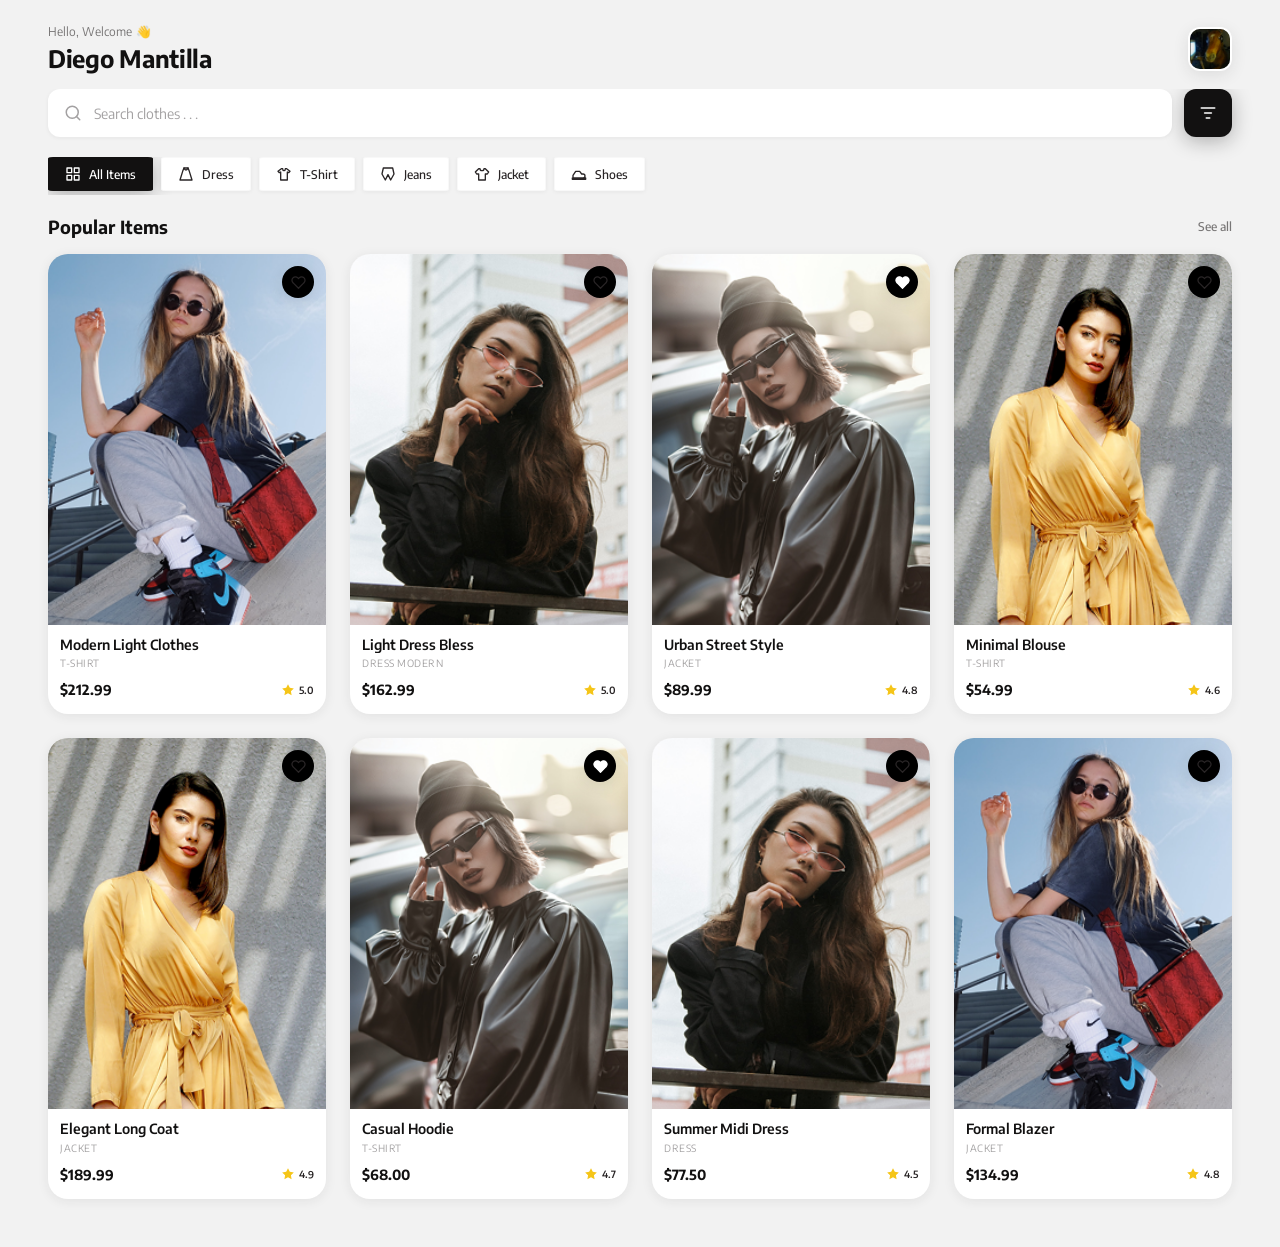
<file: index.html>
<!DOCTYPE html>
<html lang="en">
<head>
  <meta charset="UTF-8" />
  <meta name="viewport" content="width=device-width, initial-scale=1.0" />
  <meta name="description" content="Clothing Store — Discover the latest fashion trends" />
  <title>Clothing Store — Home</title>
  <link rel="stylesheet" href="css/style.css" />
</head>
<body>

<div class="app">

    <div class="iphone-top">
    <span class="iphone-time">9:41</span>
    <div class="iphone-icons">
        <svg width="17" height="11" viewBox="0 0 17 11" fill="currentColor">
        <rect x="0" y="8" width="3" height="3" rx="0.5"/>
        <rect x="4.5" y="5.5" width="3" height="5.5" rx="0.5"/>
        <rect x="9" y="2.5" width="3" height="8.5" rx="0.5"/>
        <rect x="13.5" y="0" width="3" height="11" rx="0.5"/>
        </svg>
        <svg width="16" height="12" viewBox="0 0 16 12" fill="currentColor">
        <path d="M8 8.5a2 2 0 1 0 0 4 2 2 0 0 0 0-4z"/>
        <path d="M3.5 5.5a6.5 6.5 0 0 1 9 0l1.5-1.5a8.5 8.5 0 0 0-12 0l1.5 1.5z"/>
        <path d="M0 3a11 11 0 0 1 16 0l-1.5 1.5a9 9 0 0 0-13 0L0 3z" opacity="0.4"/>
        </svg>
        <svg width="25" height="12" viewBox="0 0 25 12" fill="currentColor">
        <rect x="0.5" y="0.5" width="20" height="11" rx="2.5" stroke="currentColor" stroke-width="1" fill="none"/>
        <rect x="21" y="3.5" width="3.5" height="5" rx="1.5"/>
        <rect x="2" y="2" width="16" height="8" rx="1.5"/>
        </svg>
    </div>
    </div>

    <div class="iphone-bottom">
        <div class="iphone-pill"></div>
    </div>
  <header class="header" role="banner">
    <div class="greeting">
      <span class="hello">Hello, Welcome <span aria-hidden="true">👋</span></span>
      <h1 class="user-name">Diego Mantilla</h1>
    </div>

    <a href="#profile" class="avatar" aria-label="View profile">

      <img src="storage/img/profile.png" alt="Albert Stevano" />
    </a>
  </header>

  <section class="search" aria-label="Search products">
    <div class="search-wrap">
      <svg class="search-icon" viewBox="0 0 24 24" fill="none" stroke="currentColor"
           stroke-width="2" stroke-linecap="round" stroke-linejoin="round" aria-hidden="true">
        <circle cx="11" cy="11" r="8"/><path d="m21 21-4.35-4.35"/>
      </svg>
      <label for="search" class="u-hidden">Search clothes</label>
      <input id="search" class="search-input" type="search"
             placeholder="Search clothes . . ." autocomplete="off" />
    </div>

    <button class="filter-btn" type="button" aria-label="Open filters">
      <svg viewBox="0 0 24 24" fill="none" stroke="currentColor"
           stroke-width="2" stroke-linecap="round" stroke-linejoin="round" aria-hidden="true">
        <line x1="4" y1="6" x2="20" y2="6"/>
        <line x1="8" y1="12" x2="16" y2="12"/>
        <line x1="10" y1="18" x2="14" y2="18"/>
      </svg>
    </button>
  </section>

  <nav class="categories" aria-label="Product categories">
    <ul class="cat-list" role="list">

      <li>
        <a href="#all" class="cat-item active" aria-current="true">
          <svg viewBox="0 0 24 24" fill="none" stroke="currentColor" stroke-width="2"
               stroke-linecap="round" stroke-linejoin="round" aria-hidden="true">
            <rect x="3" y="3" width="7" height="7"/><rect x="14" y="3" width="7" height="7"/>
            <rect x="3" y="14" width="7" height="7"/><rect x="14" y="14" width="7" height="7"/>
          </svg>
          All Items
        </a>
      </li>

      <li>
        <a href="#dress" class="cat-item">
          <svg viewBox="0 0 24 24" fill="none" stroke="currentColor" stroke-width="2"
               stroke-linecap="round" stroke-linejoin="round" aria-hidden="true">
            <path d="M9 3H15L17 8L21 21H3L7 8L9 3Z"/>
            <path d="M9 3C9 3 10 6 12 6C14 6 15 3 15 3"/>
          </svg>
          Dress
        </a>
      </li>

      <li>
        <a href="#tshirt" class="cat-item">
          <svg viewBox="0 0 24 24" fill="none" stroke="currentColor" stroke-width="2"
               stroke-linecap="round" stroke-linejoin="round" aria-hidden="true">
            <path d="M3 8L8 4H10C10 4 10 7 12 7C14 7 14 4 14 4H16L21 8L19 10L17 9V21H7V9L5 10L3 8Z"/>
          </svg>
          T-Shirt
        </a>
      </li>

      <li>
        <a href="#jeans" class="cat-item">
          <svg viewBox="0 0 24 24" fill="none" stroke="currentColor" stroke-width="2"
               stroke-linecap="round" stroke-linejoin="round" aria-hidden="true">
            <path d="M5 3H19L21 12L16 21L12 13L8 21L3 12L5 3Z"/>
          </svg>
          Jeans
        </a>
      </li>

      <li>
        <a href="#jacket" class="cat-item">
          <svg viewBox="0 0 24 24" fill="none" stroke="currentColor" stroke-width="2"
               stroke-linecap="round" stroke-linejoin="round" aria-hidden="true">
            <path d="M2 9L7 4H9C9 4 9 7 12 7C15 7 15 4 15 4H17L22 9L20 12H17V21H7V12H4L2 9Z"/>
          </svg>
          Jacket
        </a>
      </li>

      <li>
        <a href="#shoes" class="cat-item">
          <svg viewBox="0 0 24 24" fill="none" stroke="currentColor" stroke-width="2"
               stroke-linecap="round" stroke-linejoin="round" aria-hidden="true">
            <path d="M2 18h20v2H2zM3 14l4-6h6l3 4h2a3 3 0 0 1 0 6H3v-4z"/>
          </svg>
          Shoes
        </a>
      </li>

    </ul>
  </nav>

  <main id="main-content">

    <div class="section-head">
      <h2 class="section-title">Popular Items</h2>
      <a href="#all-items" class="view-all">See all</a>
    </div>

    <section class="products" aria-label="Product listing">
      <div class="products-grid">

        <article class="product-card">
          <a href="views/detail.html#product-1" class="product-img" aria-label="View Modern Light Clothes">

            <img src="storage/img/product-1.png" alt="Modern Light Clothes" />
            <button class="btn-fav" aria-label="Add to favorites" type="button">
              <svg viewBox="0 0 24 24" fill="none" stroke="currentColor" stroke-width="2"
                   stroke-linecap="round" stroke-linejoin="round" aria-hidden="true">
                <path d="M20.84 4.61a5.5 5.5 0 0 0-7.78 0L12 5.67l-1.06-1.06a5.5 5.5 0 0 0-7.78 7.78l1.06 1.06L12 21.23l7.78-7.78 1.06-1.06a5.5 5.5 0 0 0 0-7.78z"/>
              </svg>
            </button>
          </a>
          <div class="card-body">
            <h3 class="product-title">Modern Light Clothes</h3>
            <span class="product-cat">T-Shirt</span>
            <div class="card-footer">
              <span class="product-price">$212.99</span>
              <div class="rating" aria-label="5.0 stars">
                <svg class="star-icon" viewBox="0 0 24 24" aria-hidden="true">
                  <polygon points="12 2 15.09 8.26 22 9.27 17 14.14 18.18 21.02 12 17.77 5.82 21.02 7 14.14 2 9.27 8.91 8.26 12 2"/>
                </svg>
                <span class="rating-val">5.0</span>
              </div>
            </div>
          </div>
        </article>

        <article class="product-card">
          <a href="views/detail.html#product-2" class="product-img" aria-label="View Light Dress Bless">

            <img src="storage/img/product-2.png" alt="Light Dress Bless" />
            <button class="btn-fav" aria-label="Add to favorites" type="button">
              <svg viewBox="0 0 24 24" fill="none" stroke="currentColor" stroke-width="2"
                   stroke-linecap="round" stroke-linejoin="round" aria-hidden="true">
                <path d="M20.84 4.61a5.5 5.5 0 0 0-7.78 0L12 5.67l-1.06-1.06a5.5 5.5 0 0 0-7.78 7.78l1.06 1.06L12 21.23l7.78-7.78 1.06-1.06a5.5 5.5 0 0 0 0-7.78z"/>
              </svg>
            </button>
          </a>
          <div class="card-body">
            <h3 class="product-title">Light Dress Bless</h3>
            <span class="product-cat">Dress modern</span>
            <div class="card-footer">
              <span class="product-price">$162.99</span>
              <div class="rating" aria-label="5.0 stars">
                <svg class="star-icon" viewBox="0 0 24 24" aria-hidden="true">
                  <polygon points="12 2 15.09 8.26 22 9.27 17 14.14 18.18 21.02 12 17.77 5.82 21.02 7 14.14 2 9.27 8.91 8.26 12 2"/>
                </svg>
                <span class="rating-val">5.0</span>
              </div>
            </div>
          </div>
        </article>

        <article class="product-card">
          <a href="views/detail.html#product-3" class="product-img" aria-label="View Urban Street Style">

            <img src="storage/img/product-3.png" alt="Urban Street Style" />
            <button class="btn-fav active" aria-label="Remove from favorites" type="button">
              <svg viewBox="0 0 24 24" fill="currentColor" stroke="currentColor" stroke-width="2"
                   stroke-linecap="round" stroke-linejoin="round" aria-hidden="true"
                   style="fill:#FF4D4D;color:#FF4D4D">
                <path d="M20.84 4.61a5.5 5.5 0 0 0-7.78 0L12 5.67l-1.06-1.06a5.5 5.5 0 0 0-7.78 7.78l1.06 1.06L12 21.23l7.78-7.78 1.06-1.06a5.5 5.5 0 0 0 0-7.78z"/>
              </svg>
            </button>
          </a>
          <div class="card-body">
            <h3 class="product-title">Urban Street Style</h3>
            <span class="product-cat">Jacket</span>
            <div class="card-footer">
              <span class="product-price">$89.99</span>
              <div class="rating" aria-label="4.8 stars">
                <svg class="star-icon" viewBox="0 0 24 24" aria-hidden="true">
                  <polygon points="12 2 15.09 8.26 22 9.27 17 14.14 18.18 21.02 12 17.77 5.82 21.02 7 14.14 2 9.27 8.91 8.26 12 2"/>
                </svg>
                <span class="rating-val">4.8</span>
              </div>
            </div>
          </div>
        </article>

        <article class="product-card">
          <a href="views/detail.html#product-4" class="product-img" aria-label="View Minimal Blouse">

            <img src="storage/img/product-4.png" alt="Minimal Blouse" />
            <button class="btn-fav" aria-label="Add to favorites" type="button">
              <svg viewBox="0 0 24 24" fill="none" stroke="currentColor" stroke-width="2"
                   stroke-linecap="round" stroke-linejoin="round" aria-hidden="true">
                <path d="M20.84 4.61a5.5 5.5 0 0 0-7.78 0L12 5.67l-1.06-1.06a5.5 5.5 0 0 0-7.78 7.78l1.06 1.06L12 21.23l7.78-7.78 1.06-1.06a5.5 5.5 0 0 0 0-7.78z"/>
              </svg>
            </button>
          </a>
          <div class="card-body">
            <h3 class="product-title">Minimal Blouse</h3>
            <span class="product-cat">T-Shirt</span>
            <div class="card-footer">
              <span class="product-price">$54.99</span>
              <div class="rating" aria-label="4.6 stars">
                <svg class="star-icon" viewBox="0 0 24 24" aria-hidden="true">
                  <polygon points="12 2 15.09 8.26 22 9.27 17 14.14 18.18 21.02 12 17.77 5.82 21.02 7 14.14 2 9.27 8.91 8.26 12 2"/>
                </svg>
                <span class="rating-val">4.6</span>
              </div>
            </div>
          </div>
        </article>

        <article class="product-card">
          <a href="views/detail.html#product-5" class="product-img" aria-label="View Elegant Coat">

            <img src="storage/img/product-4.png" alt="Elegant Long Coat" />
            <button class="btn-fav" aria-label="Add to favorites" type="button">
              <svg viewBox="0 0 24 24" fill="none" stroke="currentColor" stroke-width="2"
                   stroke-linecap="round" stroke-linejoin="round" aria-hidden="true">
                <path d="M20.84 4.61a5.5 5.5 0 0 0-7.78 0L12 5.67l-1.06-1.06a5.5 5.5 0 0 0-7.78 7.78l1.06 1.06L12 21.23l7.78-7.78 1.06-1.06a5.5 5.5 0 0 0 0-7.78z"/>
              </svg>
            </button>
          </a>
          <div class="card-body">
            <h3 class="product-title">Elegant Long Coat</h3>
            <span class="product-cat">Jacket</span>
            <div class="card-footer">
              <span class="product-price">$189.99</span>
              <div class="rating" aria-label="4.9 stars">
                <svg class="star-icon" viewBox="0 0 24 24" aria-hidden="true">
                  <polygon points="12 2 15.09 8.26 22 9.27 17 14.14 18.18 21.02 12 17.77 5.82 21.02 7 14.14 2 9.27 8.91 8.26 12 2"/>
                </svg>
                <span class="rating-val">4.9</span>
              </div>
            </div>
          </div>
        </article>

        <article class="product-card">
          <a href="views/detail.html#product-6" class="product-img" aria-label="View Casual Hoodie">

            <img src="storage/img/product-3.png" alt="Casual Hoodie" />
            <button class="btn-fav active" aria-label="Remove from favorites" type="button">
              <svg viewBox="0 0 24 24" fill="currentColor" stroke="currentColor" stroke-width="2"
                   stroke-linecap="round" stroke-linejoin="round" aria-hidden="true"
                   style="fill:#FF4D4D;color:#FF4D4D">
                <path d="M20.84 4.61a5.5 5.5 0 0 0-7.78 0L12 5.67l-1.06-1.06a5.5 5.5 0 0 0-7.78 7.78l1.06 1.06L12 21.23l7.78-7.78 1.06-1.06a5.5 5.5 0 0 0 0-7.78z"/>
              </svg>
            </button>
          </a>
          <div class="card-body">
            <h3 class="product-title">Casual Hoodie</h3>
            <span class="product-cat">T-Shirt</span>
            <div class="card-footer">
              <span class="product-price">$68.00</span>
              <div class="rating" aria-label="4.7 stars">
                <svg class="star-icon" viewBox="0 0 24 24" aria-hidden="true">
                  <polygon points="12 2 15.09 8.26 22 9.27 17 14.14 18.18 21.02 12 17.77 5.82 21.02 7 14.14 2 9.27 8.91 8.26 12 2"/>
                </svg>
                <span class="rating-val">4.7</span>
              </div>
            </div>
          </div>
        </article>

        <article class="product-card">
          <a href="views/detail.html#product-7" class="product-img" aria-label="View Summer Midi Dress">

            <img src="storage/img/product-2.png" alt="Summer Midi Dress" />
            <button class="btn-fav" aria-label="Add to favorites" type="button">
              <svg viewBox="0 0 24 24" fill="none" stroke="currentColor" stroke-width="2"
                   stroke-linecap="round" stroke-linejoin="round" aria-hidden="true">
                <path d="M20.84 4.61a5.5 5.5 0 0 0-7.78 0L12 5.67l-1.06-1.06a5.5 5.5 0 0 0-7.78 7.78l1.06 1.06L12 21.23l7.78-7.78 1.06-1.06a5.5 5.5 0 0 0 0-7.78z"/>
              </svg>
            </button>
          </a>
          <div class="card-body">
            <h3 class="product-title">Summer Midi Dress</h3>
            <span class="product-cat">Dress</span>
            <div class="card-footer">
              <span class="product-price">$77.50</span>
              <div class="rating" aria-label="4.5 stars">
                <svg class="star-icon" viewBox="0 0 24 24" aria-hidden="true">
                  <polygon points="12 2 15.09 8.26 22 9.27 17 14.14 18.18 21.02 12 17.77 5.82 21.02 7 14.14 2 9.27 8.91 8.26 12 2"/>
                </svg>
                <span class="rating-val">4.5</span>
              </div>
            </div>
          </div>
        </article>

        <article class="product-card">
          <a href="views/detail.html#product-8" class="product-img" aria-label="View Formal Blazer">

            <img src="storage/img/product-1.png" alt="Formal Blazer" />
            <button class="btn-fav" aria-label="Add to favorites" type="button">
              <svg viewBox="0 0 24 24" fill="none" stroke="currentColor" stroke-width="2"
                   stroke-linecap="round" stroke-linejoin="round" aria-hidden="true">
                <path d="M20.84 4.61a5.5 5.5 0 0 0-7.78 0L12 5.67l-1.06-1.06a5.5 5.5 0 0 0-7.78 7.78l1.06 1.06L12 21.23l7.78-7.78 1.06-1.06a5.5 5.5 0 0 0 0-7.78z"/>
              </svg>
            </button>
          </a>
          <div class="card-body">
            <h3 class="product-title">Formal Blazer</h3>
            <span class="product-cat">Jacket</span>
            <div class="card-footer">
              <span class="product-price">$134.99</span>
              <div class="rating" aria-label="4.8 stars">
                <svg class="star-icon" viewBox="0 0 24 24" aria-hidden="true">
                  <polygon points="12 2 15.09 8.26 22 9.27 17 14.14 18.18 21.02 12 17.77 5.82 21.02 7 14.14 2 9.27 8.91 8.26 12 2"/>
                </svg>
                <span class="rating-val">4.8</span>
              </div>
            </div>
          </div>
        </article>

      </div>
    </section>

  </main>

  <nav class="bottom-nav" aria-label="Main navigation">

    <a href="/index.html" class="nav-item active" aria-current="page" aria-label="Home">
      <svg viewBox="0 0 24 24" fill="currentColor" stroke="none" aria-hidden="true">
        <path d="M3 9.5L12 2l9 7.5V20a1 1 0 0 1-1 1H5a1 1 0 0 1-1-1V9.5z"/>
      </svg>
    </a>

    <a href="views/checkout.html" class="nav-item" aria-label="Shopping cart">
      <svg viewBox="0 0 24 24" fill="none" stroke="currentColor" stroke-width="2"
           stroke-linecap="round" stroke-linejoin="round" aria-hidden="true">
        <path d="M6 2L3 6v14a2 2 0 0 0 2 2h14a2 2 0 0 0 2-2V6l-3-4z"/>
        <line x1="3" y1="6" x2="21" y2="6"/>
        <path d="M16 10a4 4 0 0 1-8 0"/>
      </svg>
      <span class="nav-badge" aria-label="2 items in cart"></span>
    </a>

    <a href="#favorites" class="nav-item" aria-label="Favorites">
      <svg viewBox="0 0 24 24" fill="none" stroke="currentColor" stroke-width="2"
           stroke-linecap="round" stroke-linejoin="round" aria-hidden="true">
        <path d="M20.84 4.61a5.5 5.5 0 0 0-7.78 0L12 5.67l-1.06-1.06a5.5 5.5 0 0 0-7.78 7.78l1.06 1.06L12 21.23l7.78-7.78 1.06-1.06a5.5 5.5 0 0 0 0-7.78z"/>
      </svg>
    </a>

    <a href="#profile" class="nav-item" aria-label="Profile">
      <svg viewBox="0 0 24 24" fill="none" stroke="currentColor" stroke-width="2"
           stroke-linecap="round" stroke-linejoin="round" aria-hidden="true">
        <path d="M20 21v-2a4 4 0 0 0-4-4H8a4 4 0 0 0-4 4v2"/>
        <circle cx="12" cy="7" r="4"/>
      </svg>
    </a>

  </nav>

</div>

</body>
</html>
</file>
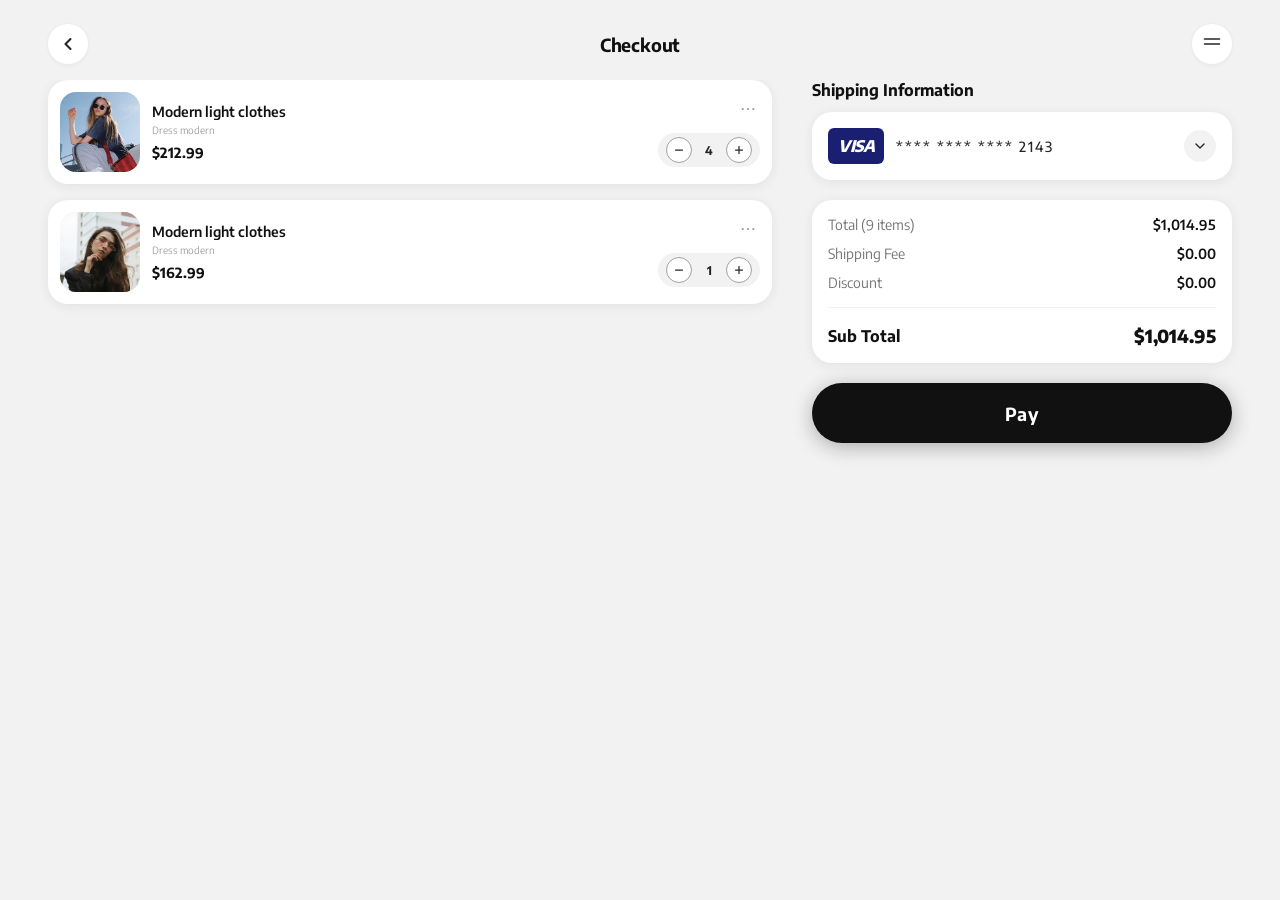
<file: views/checkout.html>
<!DOCTYPE html>
<html lang="en">
<head>
  <meta charset="UTF-8" />
  <meta name="viewport" content="width=device-width, initial-scale=1.0" />
  <meta name="description" content="Checkout — Review your order and pay" />
  <title>Checkout — Clothing Store</title>
  <link rel="stylesheet" href="../css/checkout.css" />
</head>
<body>

<div class="app">

  <!-- ─── Header ──────────────────────── -->
  <header class="checkout-header" role="banner">
    <a href="../index.html" class="header-btn" aria-label="Back to shop">
      <svg viewBox="0 0 24 24" fill="none" stroke="currentColor" stroke-width="2.5"
           stroke-linecap="round" stroke-linejoin="round" aria-hidden="true">
        <polyline points="15 18 9 12 15 6"/>
      </svg>
    </a>

    <h1 class="checkout-title">Checkout</h1>

    <button class="header-btn" type="button" aria-label="Open menu">
      <svg viewBox="0 0 24 24" fill="none" stroke="currentColor" stroke-width="2"
           stroke-linecap="round" stroke-linejoin="round" aria-hidden="true">
        <line x1="3" y1="6" x2="21" y2="6"/>
        <line x1="3" y1="12" x2="21" y2="12"/>
      </svg>
    </button>
  </header>

  <!-- ─── Main: 2-col on desktop ───────── -->
  <main id="main-content" class="checkout-body">

    <!-- LEFT column: cart items -->
    <section class="checkout-left" aria-label="Items in your cart">
      <ul class="cart-list" role="list">

        <!-- Cart Item 1 -->
        <li class="cart-item">
          <div class="cart-thumb" aria-hidden="true">
            <!-- Coloca la imagen en: storage/img/product-1.jpg -->
            <img src="../../storage/img/product-1.png" alt="Modern light clothes" />
          </div>

          <div class="cart-info">
            <span class="item-name">Modern light clothes</span>
            <span class="item-cat">Dress modern</span>
            <span class="item-price">$212.99</span>
          </div>

          <div class="item-controls">
            <button class="item-menu" type="button" aria-label="More options">
              <svg viewBox="0 0 24 24" fill="currentColor" aria-hidden="true">
                <circle cx="5" cy="12" r="1.5"/>
                <circle cx="12" cy="12" r="1.5"/>
                <circle cx="19" cy="12" r="1.5"/>
              </svg>
            </button>
            <div class="qty-box" role="group" aria-label="Quantity">
              <button class="qty-btn" type="button" aria-label="Decrease">
                <svg viewBox="0 0 24 24" fill="none" stroke="currentColor" stroke-width="2.5" stroke-linecap="round" aria-hidden="true">
                  <line x1="5" y1="12" x2="19" y2="12"/>
                </svg>
              </button>
              <span class="qty-val" aria-live="polite">4</span>
              <button class="qty-btn" type="button" aria-label="Increase">
                <svg viewBox="0 0 24 24" fill="none" stroke="currentColor" stroke-width="2.5" stroke-linecap="round" aria-hidden="true">
                  <line x1="12" y1="5" x2="12" y2="19"/>
                  <line x1="5" y1="12" x2="19" y2="12"/>
                </svg>
              </button>
            </div>
          </div>
        </li>

        <!-- Cart Item 2 -->
        <li class="cart-item">
          <div class="cart-thumb" aria-hidden="true">
            <!-- Coloca la imagen en: storage/img/product-2.jpg -->
            <img src="../../storage/img/product-2.png" alt="Modern light clothes" />
          </div>

          <div class="cart-info">
            <span class="item-name">Modern light clothes</span>
            <span class="item-cat">Dress modern</span>
            <span class="item-price">$162.99</span>
          </div>

          <div class="item-controls">
            <button class="item-menu" type="button" aria-label="More options">
              <svg viewBox="0 0 24 24" fill="currentColor" aria-hidden="true">
                <circle cx="5" cy="12" r="1.5"/>
                <circle cx="12" cy="12" r="1.5"/>
                <circle cx="19" cy="12" r="1.5"/>
              </svg>
            </button>
            <div class="qty-box" role="group" aria-label="Quantity">
              <button class="qty-btn" type="button" aria-label="Decrease">
                <svg viewBox="0 0 24 24" fill="none" stroke="currentColor" stroke-width="2.5" stroke-linecap="round" aria-hidden="true">
                  <line x1="5" y1="12" x2="19" y2="12"/>
                </svg>
              </button>
              <span class="qty-val" aria-live="polite">1</span>
              <button class="qty-btn" type="button" aria-label="Increase">
                <svg viewBox="0 0 24 24" fill="none" stroke="currentColor" stroke-width="2.5" stroke-linecap="round" aria-hidden="true">
                  <line x1="12" y1="5" x2="12" y2="19"/>
                  <line x1="5" y1="12" x2="19" y2="12"/>
                </svg>
              </button>
            </div>
          </div>
        </li>

      </ul>
    </section>

    <!-- RIGHT column: payment + summary + pay button -->
    <aside class="checkout-right" aria-label="Order summary and payment">

      <!-- Payment Method -->
      <section aria-label="Shipping information">
        <h2 class="section-title">Shipping Information</h2>
        <div class="pay-card" role="group" aria-label="Visa card ending 2143">
          <div class="pay-card-left">
            <div class="visa-logo" aria-hidden="true">
              <span>VISA</span>
            </div>
            <span class="card-number" aria-label="Card ending 2143">**** **** **** 2143</span>
          </div>
          <div class="card-chevron" aria-hidden="true">
            <svg viewBox="0 0 24 24" fill="none" stroke="currentColor" stroke-width="2"
                 stroke-linecap="round" stroke-linejoin="round">
              <polyline points="6 9 12 15 18 9"/>
            </svg>
          </div>
        </div>
      </section>

      <!-- Order Summary -->
      <section aria-label="Price summary">
        <dl class="order-summary">
          <div class="summary-row">
            <dt class="summary-label">Total (9 items)</dt>
            <dd class="summary-value">$1,014.95</dd>
          </div>
          <div class="summary-row">
            <dt class="summary-label">Shipping Fee</dt>
            <dd class="summary-value">$0.00</dd>
          </div>
          <div class="summary-row">
            <dt class="summary-label">Discount</dt>
            <dd class="summary-value">$0.00</dd>
          </div>
          <hr class="summary-divider" aria-hidden="true" />
          <div class="summary-row total">
            <dt class="summary-label">Sub Total</dt>
            <dd class="summary-value">$1,014.95</dd>
          </div>
        </dl>
      </section>

      <!-- Pay Button — triggers modal via :target -->
      <a href="#pay-modal" class="pay-btn" aria-label="Pay $1,014.95">Pay</a>

    </aside>

  </main>

</div><!-- /.app -->


<!-- ════════════════════════════════════════════
     PAYMENT SUCCESS MODAL
     Uses CSS :target — shown when URL hash = #pay-modal
     Close: clicking overlay navigates to checkout.html (removes hash)
     Continue: links to index page
     ════════════════════════════════════════════ -->
<div class="pay-modal" id="pay-modal" aria-hidden="true">

  <!-- Overlay — clicking it "closes" the modal -->
  <a href="checkout.html" class="modal-overlay" aria-label="Close confirmation" tabindex="-1"></a>

  <!-- Ticket card -->
  <div class="modal-card" role="dialog" aria-modal="true" aria-labelledby="modal-title">

    <!-- Success icon -->
    <div class="receipt-check" aria-hidden="true">
      <svg viewBox="0 0 60 60" fill="none" xmlns="http://www.w3.org/2000/svg">
        <circle cx="30" cy="30" r="28" fill="#22C55E"/>
        <polyline points="16,30 25,40 44,20"
                  fill="none" stroke="white" stroke-width="4.5"
                  stroke-linecap="round" stroke-linejoin="round"/>
      </svg>
    </div>

    <!-- Message -->
    <h2 id="modal-title" class="receipt-title">¡Pago completado<br>con éxito!</h2>
    <p class="receipt-subtitle">Tu pedido está siendo procesado</p>

    <!-- Receipt ticket -->
    <div class="receipt-ticket">

      <div class="ticket-order">
        <span class="ticket-order-label">Número de orden</span>
        <span class="ticket-order-num">ORDER #483920</span>
      </div>

      <hr class="ticket-tear" aria-hidden="true" />

      <div class="ticket-items">
        <div class="ticket-row">
          <span>Modern light clothes × 4</span>
          <span>$851.96</span>
        </div>
        <div class="ticket-row">
          <span>Modern light clothes × 1</span>
          <span>$162.99</span>
        </div>
      </div>

      <hr class="ticket-tear" aria-hidden="true" />

      <div class="ticket-total">
        <span class="ticket-total-label">Total pagado</span>
        <span class="ticket-total-val">$1,014.95</span>
      </div>

    </div>

    <!-- Continue shopping -->
    <a href="../index.html" class="btn-continue">
      Continuar comprando
    </a>

  </div><!-- /.modal-card -->

</div><!-- /.pay-modal -->


</body>
</html>
</file>
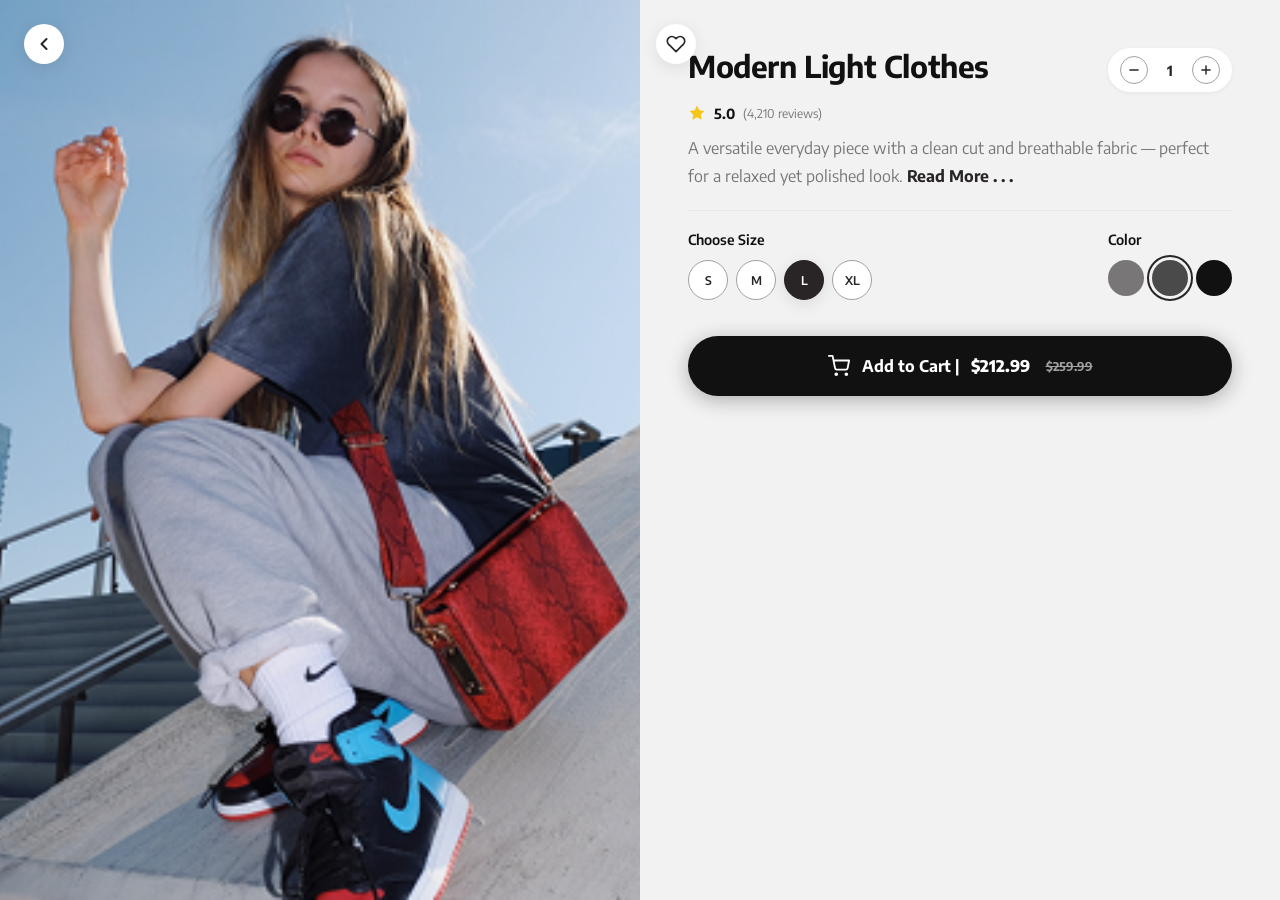
<file: views/detail.html>
<!DOCTYPE html>
<html lang="en">
<head>
  <meta charset="UTF-8" />
  <meta name="viewport" content="width=device-width, initial-scale=1.0" />
  <meta name="description" content="Product Detail — Clothing Store" />
  <title>Product Detail — Clothing Store</title>
  <link rel="stylesheet" href="../css/detail.css" />
</head>
<body>

<div class="app">

  <header class="detail-header" role="banner">
    <a href="../index.html" class="header-btn" aria-label="Go back">
      <svg viewBox="0 0 24 24" fill="none" stroke="currentColor" stroke-width="2.5"
           stroke-linecap="round" stroke-linejoin="round" aria-hidden="true">
        <polyline points="15 18 9 12 15 6"/>
      </svg>
    </a>
    <button class="header-btn" type="button" aria-label="Add to favorites" style="border:none;cursor:pointer;">
      <svg viewBox="0 0 24 24" fill="none" stroke="currentColor" stroke-width="2"
           stroke-linecap="round" stroke-linejoin="round" aria-hidden="true">
        <path d="M20.84 4.61a5.5 5.5 0 0 0-7.78 0L12 5.67l-1.06-1.06a5.5 5.5 0 0 0-7.78 7.78l1.06 1.06L12 21.23l7.78-7.78 1.06-1.06a5.5 5.5 0 0 0 0-7.78z"/>
      </svg>
    </button>
  </header>

  <div id="product-8" class="panel">

    <figure class="product-hero" aria-label="Photo of Formal Blazer">
      <img class="hero-img"
           src="../storage/img/product-1.png"
           alt="Formal Blazer" />
    </figure>

    <main class="detail-body" id="main-8">

      <section class="product-info" aria-label="Product information">
        <div class="info-top">
          <h1 class="product-name">Formal Blazer</h1>
          <div class="qty-box" role="group" aria-label="Quantity">
            <button class="qty-btn" type="button" aria-label="Decrease quantity">
              <svg viewBox="0 0 24 24" fill="none" stroke="currentColor" stroke-width="2.5" stroke-linecap="round" aria-hidden="true"><line x1="5" y1="12" x2="19" y2="12"/></svg>
            </button>
            <span class="qty-val" aria-live="polite">1</span>
            <button class="qty-btn" type="button" aria-label="Increase quantity">
              <svg viewBox="0 0 24 24" fill="none" stroke="currentColor" stroke-width="2.5" stroke-linecap="round" aria-hidden="true"><line x1="12" y1="5" x2="12" y2="19"/><line x1="5" y1="12" x2="19" y2="12"/></svg>
            </button>
          </div>
        </div>

        <div class="rating" aria-label="4.8 out of 5, 2,210 reviews">
          <svg class="star-icon" viewBox="0 0 24 24" aria-hidden="true">
            <polygon points="12 2 15.09 8.26 22 9.27 17 14.14 18.18 21.02 12 17.77 5.82 21.02 7 14.14 2 9.27 8.91 8.26 12 2"/>
          </svg>
          <span class="rating-val">4.8</span>
          <span class="rating-count">(2,210 reviews)</span>
        </div>

        <p class="product-desc">
          A sharp, tailored blazer that transitions seamlessly from the boardroom to after-work occasions.
          <a href="#desc-8" class="read-more">Read More . . .</a>
        </p>
      </section>

      <hr class="divider" aria-hidden="true" />

      <section class="options-row" aria-label="Product options">
        <div class="size-box">
          <span class="option-label" id="size-label-8">Choose Size</span>
          <div class="size-options" role="radiogroup" aria-labelledby="size-label-8">
            <input type="radio" name="size-8" id="size-s-8" value="S" class="size-radio" />
            <label for="size-s-8" class="size-opt">S</label>
            <input type="radio" name="size-8" id="size-m-8" value="M" class="size-radio" />
            <label for="size-m-8" class="size-opt">M</label>
            <input type="radio" name="size-8" id="size-l-8" value="L" class="size-radio" checked />
            <label for="size-l-8" class="size-opt">L</label>
            <input type="radio" name="size-8" id="size-xl-8" value="XL" class="size-radio" />
            <label for="size-xl-8" class="size-opt">XL</label>
          </div>
        </div>

        <div class="color-box">
          <span class="option-label" id="color-label-8">Color</span>
          <div class="color-options" role="radiogroup" aria-labelledby="color-label-8">
            <input type="radio" name="color-8" id="c-gray-8" value="gray" class="color-radio" />
            <label for="c-gray-8" class="color-opt c-gray" aria-label="Gray"></label>
            <input type="radio" name="color-8" id="c-slate-8" value="slate" class="color-radio" checked />
            <label for="c-slate-8" class="color-opt c-slate" aria-label="Slate"></label>
            <input type="radio" name="color-8" id="c-black-8" value="black" class="color-radio" />
            <label for="c-black-8" class="color-opt c-black" aria-label="Black"></label>
          </div>
        </div>
      </section>

      <div class="cta-bar" aria-label="Purchase action">
        <a href="checkout.html" class="add-btn" aria-label="Add to cart — $109.99">
          <svg viewBox="0 0 24 24" fill="none" stroke="currentColor" stroke-width="2" stroke-linecap="round" stroke-linejoin="round" aria-hidden="true">
            <circle cx="9" cy="21" r="1"/><circle cx="20" cy="21" r="1"/>
            <path d="M1 1h4l2.68 13.39a2 2 0 0 0 2 1.61h9.72a2 2 0 0 0 2-1.61L23 6H6"/>
          </svg>
          Add to Cart | <span class="btn-price">$109.99</span>
          <s class="old-price" aria-label="Was $160.00">$160.00</s>
        </a>
      </div>

    </main>
  </div>

  <div id="product-7" class="panel">

    <figure class="product-hero" aria-label="Photo of Summer Midi Dress">
      <img class="hero-img"
           src="../storage/img/product-2.png"
           alt="Summer Midi Dress" />
    </figure>

    <main class="detail-body" id="main-7">

      <section class="product-info" aria-label="Product information">
        <div class="info-top">
          <h1 class="product-name">Summer Midi Dress</h1>
          <div class="qty-box" role="group" aria-label="Quantity">
            <button class="qty-btn" type="button" aria-label="Decrease quantity">
              <svg viewBox="0 0 24 24" fill="none" stroke="currentColor" stroke-width="2.5" stroke-linecap="round" aria-hidden="true"><line x1="5" y1="12" x2="19" y2="12"/></svg>
            </button>
            <span class="qty-val" aria-live="polite">1</span>
            <button class="qty-btn" type="button" aria-label="Increase quantity">
              <svg viewBox="0 0 24 24" fill="none" stroke="currentColor" stroke-width="2.5" stroke-linecap="round" aria-hidden="true"><line x1="12" y1="5" x2="12" y2="19"/><line x1="5" y1="12" x2="19" y2="12"/></svg>
            </button>
          </div>
        </div>

        <div class="rating" aria-label="4.5 out of 5, 982 reviews">
          <svg class="star-icon" viewBox="0 0 24 24" aria-hidden="true">
            <polygon points="12 2 15.09 8.26 22 9.27 17 14.14 18.18 21.02 12 17.77 5.82 21.02 7 14.14 2 9.27 8.91 8.26 12 2"/>
          </svg>
          <span class="rating-val">4.5</span>
          <span class="rating-count">(982 reviews)</span>
        </div>

        <p class="product-desc">
          Light and airy with a flattering midi cut — made for warm days and easy movement.
          <a href="#desc-7" class="read-more">Read More . . .</a>
        </p>
      </section>

      <hr class="divider" aria-hidden="true" />

      <section class="options-row" aria-label="Product options">
        <div class="size-box">
          <span class="option-label" id="size-label-7">Choose Size</span>
          <div class="size-options" role="radiogroup" aria-labelledby="size-label-7">
            <input type="radio" name="size-7" id="size-s-7" value="S" class="size-radio" />
            <label for="size-s-7" class="size-opt">S</label>
            <input type="radio" name="size-7" id="size-m-7" value="M" class="size-radio" />
            <label for="size-m-7" class="size-opt">M</label>
            <input type="radio" name="size-7" id="size-l-7" value="L" class="size-radio" checked />
            <label for="size-l-7" class="size-opt">L</label>
            <input type="radio" name="size-7" id="size-xl-7" value="XL" class="size-radio" />
            <label for="size-xl-7" class="size-opt">XL</label>
          </div>
        </div>

        <div class="color-box">
          <span class="option-label" id="color-label-7">Color</span>
          <div class="color-options" role="radiogroup" aria-labelledby="color-label-7">
            <input type="radio" name="color-7" id="c-gray-7" value="gray" class="color-radio" />
            <label for="c-gray-7" class="color-opt c-gray" aria-label="Gray"></label>
            <input type="radio" name="color-7" id="c-slate-7" value="slate" class="color-radio" checked />
            <label for="c-slate-7" class="color-opt c-slate" aria-label="Slate"></label>
            <input type="radio" name="color-7" id="c-black-7" value="black" class="color-radio" />
            <label for="c-black-7" class="color-opt c-black" aria-label="Black"></label>
          </div>
        </div>
      </section>

      <div class="cta-bar" aria-label="Purchase action">
        <a href="checkout.html" class="add-btn" aria-label="Add to cart — $62.00">
          <svg viewBox="0 0 24 24" fill="none" stroke="currentColor" stroke-width="2" stroke-linecap="round" stroke-linejoin="round" aria-hidden="true">
            <circle cx="9" cy="21" r="1"/><circle cx="20" cy="21" r="1"/>
            <path d="M1 1h4l2.68 13.39a2 2 0 0 0 2 1.61h9.72a2 2 0 0 0 2-1.61L23 6H6"/>
          </svg>
          Add to Cart | <span class="btn-price">$62.00</span>
          <s class="old-price" aria-label="Was $95.00">$95.00</s>
        </a>
      </div>

    </main>
  </div>

  <div id="product-6" class="panel">

    <figure class="product-hero" aria-label="Photo of Casual Hoodie">
      <img class="hero-img"
           src="../storage/img/product-3.png"
           alt="Casual Hoodie" />
    </figure>

    <main class="detail-body" id="main-6">

      <section class="product-info" aria-label="Product information">
        <div class="info-top">
          <h1 class="product-name">Casual Hoodie</h1>
          <div class="qty-box" role="group" aria-label="Quantity">
            <button class="qty-btn" type="button" aria-label="Decrease quantity">
              <svg viewBox="0 0 24 24" fill="none" stroke="currentColor" stroke-width="2.5" stroke-linecap="round" aria-hidden="true"><line x1="5" y1="12" x2="19" y2="12"/></svg>
            </button>
            <span class="qty-val" aria-live="polite">1</span>
            <button class="qty-btn" type="button" aria-label="Increase quantity">
              <svg viewBox="0 0 24 24" fill="none" stroke="currentColor" stroke-width="2.5" stroke-linecap="round" aria-hidden="true"><line x1="12" y1="5" x2="12" y2="19"/><line x1="5" y1="12" x2="19" y2="12"/></svg>
            </button>
          </div>
        </div>

        <div class="rating" aria-label="4.7 out of 5, 1,880 reviews">
          <svg class="star-icon" viewBox="0 0 24 24" aria-hidden="true">
            <polygon points="12 2 15.09 8.26 22 9.27 17 14.14 18.18 21.02 12 17.77 5.82 21.02 7 14.14 2 9.27 8.91 8.26 12 2"/>
          </svg>
          <span class="rating-val">4.7</span>
          <span class="rating-count">(1,880 reviews)</span>
        </div>

        <p class="product-desc">
          Soft, warm and relaxed — your go-to companion for everyday comfort and casual style.
          <a href="#desc-6" class="read-more">Read More . . .</a>
        </p>
      </section>

      <hr class="divider" aria-hidden="true" />

      <section class="options-row" aria-label="Product options">
        <div class="size-box">
          <span class="option-label" id="size-label-6">Choose Size</span>
          <div class="size-options" role="radiogroup" aria-labelledby="size-label-6">
            <input type="radio" name="size-6" id="size-s-6" value="S" class="size-radio" />
            <label for="size-s-6" class="size-opt">S</label>
            <input type="radio" name="size-6" id="size-m-6" value="M" class="size-radio" />
            <label for="size-m-6" class="size-opt">M</label>
            <input type="radio" name="size-6" id="size-l-6" value="L" class="size-radio" checked />
            <label for="size-l-6" class="size-opt">L</label>
            <input type="radio" name="size-6" id="size-xl-6" value="XL" class="size-radio" />
            <label for="size-xl-6" class="size-opt">XL</label>
          </div>
        </div>

        <div class="color-box">
          <span class="option-label" id="color-label-6">Color</span>
          <div class="color-options" role="radiogroup" aria-labelledby="color-label-6">
            <input type="radio" name="color-6" id="c-gray-6" value="gray" class="color-radio" />
            <label for="c-gray-6" class="color-opt c-gray" aria-label="Gray"></label>
            <input type="radio" name="color-6" id="c-slate-6" value="slate" class="color-radio" checked />
            <label for="c-slate-6" class="color-opt c-slate" aria-label="Slate"></label>
            <input type="radio" name="color-6" id="c-black-6" value="black" class="color-radio" />
            <label for="c-black-6" class="color-opt c-black" aria-label="Black"></label>
          </div>
        </div>
      </section>

      <div class="cta-bar" aria-label="Purchase action">
        <a href="checkout.html" class="add-btn" aria-label="Add to cart — $55.00">
          <svg viewBox="0 0 24 24" fill="none" stroke="currentColor" stroke-width="2" stroke-linecap="round" stroke-linejoin="round" aria-hidden="true">
            <circle cx="9" cy="21" r="1"/><circle cx="20" cy="21" r="1"/>
            <path d="M1 1h4l2.68 13.39a2 2 0 0 0 2 1.61h9.72a2 2 0 0 0 2-1.61L23 6H6"/>
          </svg>
          Add to Cart | <span class="btn-price">$55.00</span>
          <s class="old-price" aria-label="Was $80.00">$80.00</s>
        </a>
      </div>

    </main>
  </div>

  <div id="product-5" class="panel">

    <figure class="product-hero" aria-label="Photo of Elegant Long Coat">
      <img class="hero-img"
           src="../storage/img/product-4.png"
           alt="Elegant Long Coat" />
    </figure>

    <main class="detail-body" id="main-5">

      <section class="product-info" aria-label="Product information">
        <div class="info-top">
          <h1 class="product-name">Elegant Long Coat</h1>
          <div class="qty-box" role="group" aria-label="Quantity">
            <button class="qty-btn" type="button" aria-label="Decrease quantity">
              <svg viewBox="0 0 24 24" fill="none" stroke="currentColor" stroke-width="2.5" stroke-linecap="round" aria-hidden="true"><line x1="5" y1="12" x2="19" y2="12"/></svg>
            </button>
            <span class="qty-val" aria-live="polite">1</span>
            <button class="qty-btn" type="button" aria-label="Increase quantity">
              <svg viewBox="0 0 24 24" fill="none" stroke="currentColor" stroke-width="2.5" stroke-linecap="round" aria-hidden="true"><line x1="12" y1="5" x2="12" y2="19"/><line x1="5" y1="12" x2="19" y2="12"/></svg>
            </button>
          </div>
        </div>

        <div class="rating" aria-label="4.9 out of 5, 3,102 reviews">
          <svg class="star-icon" viewBox="0 0 24 24" aria-hidden="true">
            <polygon points="12 2 15.09 8.26 22 9.27 17 14.14 18.18 21.02 12 17.77 5.82 21.02 7 14.14 2 9.27 8.91 8.26 12 2"/>
          </svg>
          <span class="rating-val">4.9</span>
          <span class="rating-count">(3,102 reviews)</span>
        </div>

        <p class="product-desc">
          A timeless long coat with a structured drape that elevates every look from casual to refined.
          <a href="#desc-5" class="read-more">Read More . . .</a>
        </p>
      </section>

      <hr class="divider" aria-hidden="true" />

      <section class="options-row" aria-label="Product options">
        <div class="size-box">
          <span class="option-label" id="size-label-5">Choose Size</span>
          <div class="size-options" role="radiogroup" aria-labelledby="size-label-5">
            <input type="radio" name="size-5" id="size-s-5" value="S" class="size-radio" />
            <label for="size-s-5" class="size-opt">S</label>
            <input type="radio" name="size-5" id="size-m-5" value="M" class="size-radio" />
            <label for="size-m-5" class="size-opt">M</label>
            <input type="radio" name="size-5" id="size-l-5" value="L" class="size-radio" checked />
            <label for="size-l-5" class="size-opt">L</label>
            <input type="radio" name="size-5" id="size-xl-5" value="XL" class="size-radio" />
            <label for="size-xl-5" class="size-opt">XL</label>
          </div>
        </div>

        <div class="color-box">
          <span class="option-label" id="color-label-5">Color</span>
          <div class="color-options" role="radiogroup" aria-labelledby="color-label-5">
            <input type="radio" name="color-5" id="c-gray-5" value="gray" class="color-radio" />
            <label for="c-gray-5" class="color-opt c-gray" aria-label="Gray"></label>
            <input type="radio" name="color-5" id="c-slate-5" value="slate" class="color-radio" checked />
            <label for="c-slate-5" class="color-opt c-slate" aria-label="Slate"></label>
            <input type="radio" name="color-5" id="c-black-5" value="black" class="color-radio" />
            <label for="c-black-5" class="color-opt c-black" aria-label="Black"></label>
          </div>
        </div>
      </section>

      <div class="cta-bar" aria-label="Purchase action">
        <a href="checkout.html" class="add-btn" aria-label="Add to cart — $149.99">
          <svg viewBox="0 0 24 24" fill="none" stroke="currentColor" stroke-width="2" stroke-linecap="round" stroke-linejoin="round" aria-hidden="true">
            <circle cx="9" cy="21" r="1"/><circle cx="20" cy="21" r="1"/>
            <path d="M1 1h4l2.68 13.39a2 2 0 0 0 2 1.61h9.72a2 2 0 0 0 2-1.61L23 6H6"/>
          </svg>
          Add to Cart | <span class="btn-price">$149.99</span>
          <s class="old-price" aria-label="Was $229.99">$229.99</s>
        </a>
      </div>

    </main>
  </div>

  <div id="product-4" class="panel">

    <figure class="product-hero" aria-label="Photo of Minimal Blouse">
      <img class="hero-img"
           src="../storage/img/product-4.png"
           alt="Minimal Blouse" />
    </figure>

    <main class="detail-body" id="main-4">

      <section class="product-info" aria-label="Product information">
        <div class="info-top">
          <h1 class="product-name">Minimal Blouse</h1>
          <div class="qty-box" role="group" aria-label="Quantity">
            <button class="qty-btn" type="button" aria-label="Decrease quantity">
              <svg viewBox="0 0 24 24" fill="none" stroke="currentColor" stroke-width="2.5" stroke-linecap="round" aria-hidden="true"><line x1="5" y1="12" x2="19" y2="12"/></svg>
            </button>
            <span class="qty-val" aria-live="polite">1</span>
            <button class="qty-btn" type="button" aria-label="Increase quantity">
              <svg viewBox="0 0 24 24" fill="none" stroke="currentColor" stroke-width="2.5" stroke-linecap="round" aria-hidden="true"><line x1="12" y1="5" x2="12" y2="19"/><line x1="5" y1="12" x2="19" y2="12"/></svg>
            </button>
          </div>
        </div>

        <div class="rating" aria-label="4.6 out of 5, 1,553 reviews">
          <svg class="star-icon" viewBox="0 0 24 24" aria-hidden="true">
            <polygon points="12 2 15.09 8.26 22 9.27 17 14.14 18.18 21.02 12 17.77 5.82 21.02 7 14.14 2 9.27 8.91 8.26 12 2"/>
          </svg>
          <span class="rating-val">4.6</span>
          <span class="rating-count">(1,553 reviews)</span>
        </div>

        <p class="product-desc">
          Clean lines and a relaxed fit make this blouse a go-to for effortless minimalist dressing.
          <a href="#desc-4" class="read-more">Read More . . .</a>
        </p>
      </section>

      <hr class="divider" aria-hidden="true" />

      <section class="options-row" aria-label="Product options">
        <div class="size-box">
          <span class="option-label" id="size-label-4">Choose Size</span>
          <div class="size-options" role="radiogroup" aria-labelledby="size-label-4">
            <input type="radio" name="size-4" id="size-s-4" value="S" class="size-radio" />
            <label for="size-s-4" class="size-opt">S</label>
            <input type="radio" name="size-4" id="size-m-4" value="M" class="size-radio" />
            <label for="size-m-4" class="size-opt">M</label>
            <input type="radio" name="size-4" id="size-l-4" value="L" class="size-radio" checked />
            <label for="size-l-4" class="size-opt">L</label>
            <input type="radio" name="size-4" id="size-xl-4" value="XL" class="size-radio" />
            <label for="size-xl-4" class="size-opt">XL</label>
          </div>
        </div>

        <div class="color-box">
          <span class="option-label" id="color-label-4">Color</span>
          <div class="color-options" role="radiogroup" aria-labelledby="color-label-4">
            <input type="radio" name="color-4" id="c-gray-4" value="gray" class="color-radio" />
            <label for="c-gray-4" class="color-opt c-gray" aria-label="Gray"></label>
            <input type="radio" name="color-4" id="c-slate-4" value="slate" class="color-radio" checked />
            <label for="c-slate-4" class="color-opt c-slate" aria-label="Slate"></label>
            <input type="radio" name="color-4" id="c-black-4" value="black" class="color-radio" />
            <label for="c-black-4" class="color-opt c-black" aria-label="Black"></label>
          </div>
        </div>
      </section>

      <div class="cta-bar" aria-label="Purchase action">
        <a href="checkout.html" class="add-btn" aria-label="Add to cart — $44.99">
          <svg viewBox="0 0 24 24" fill="none" stroke="currentColor" stroke-width="2" stroke-linecap="round" stroke-linejoin="round" aria-hidden="true">
            <circle cx="9" cy="21" r="1"/><circle cx="20" cy="21" r="1"/>
            <path d="M1 1h4l2.68 13.39a2 2 0 0 0 2 1.61h9.72a2 2 0 0 0 2-1.61L23 6H6"/>
          </svg>
          Add to Cart | <span class="btn-price">$44.99</span>
          <s class="old-price" aria-label="Was $69.99">$69.99</s>
        </a>
      </div>

    </main>
  </div>

  <div id="product-3" class="panel">

    <figure class="product-hero" aria-label="Photo of Urban Street Style">
      <img class="hero-img"
           src="../storage/img/product-3.png"
           alt="Urban Street Style" />
    </figure>

    <main class="detail-body" id="main-3">

      <section class="product-info" aria-label="Product information">
        <div class="info-top">
          <h1 class="product-name">Urban Street Style</h1>
          <div class="qty-box" role="group" aria-label="Quantity">
            <button class="qty-btn" type="button" aria-label="Decrease quantity">
              <svg viewBox="0 0 24 24" fill="none" stroke="currentColor" stroke-width="2.5" stroke-linecap="round" aria-hidden="true"><line x1="5" y1="12" x2="19" y2="12"/></svg>
            </button>
            <span class="qty-val" aria-live="polite">1</span>
            <button class="qty-btn" type="button" aria-label="Increase quantity">
              <svg viewBox="0 0 24 24" fill="none" stroke="currentColor" stroke-width="2.5" stroke-linecap="round" aria-hidden="true"><line x1="12" y1="5" x2="12" y2="19"/><line x1="5" y1="12" x2="19" y2="12"/></svg>
            </button>
          </div>
        </div>

        <div class="rating" aria-label="4.8 out of 5, 2,841 reviews">
          <svg class="star-icon" viewBox="0 0 24 24" aria-hidden="true">
            <polygon points="12 2 15.09 8.26 22 9.27 17 14.14 18.18 21.02 12 17.77 5.82 21.02 7 14.14 2 9.27 8.91 8.26 12 2"/>
          </svg>
          <span class="rating-val">4.8</span>
          <span class="rating-count">(2,841 reviews)</span>
        </div>

        <p class="product-desc">
          Bold yet refined — this jacket brings an urban edge to any outfit with its structured silhouette.
          <a href="#desc-3" class="read-more">Read More . . .</a>
        </p>
      </section>

      <hr class="divider" aria-hidden="true" />

      <section class="options-row" aria-label="Product options">
        <div class="size-box">
          <span class="option-label" id="size-label-3">Choose Size</span>
          <div class="size-options" role="radiogroup" aria-labelledby="size-label-3">
            <input type="radio" name="size-3" id="size-s-3" value="S" class="size-radio" />
            <label for="size-s-3" class="size-opt">S</label>
            <input type="radio" name="size-3" id="size-m-3" value="M" class="size-radio" />
            <label for="size-m-3" class="size-opt">M</label>
            <input type="radio" name="size-3" id="size-l-3" value="L" class="size-radio" checked />
            <label for="size-l-3" class="size-opt">L</label>
            <input type="radio" name="size-3" id="size-xl-3" value="XL" class="size-radio" />
            <label for="size-xl-3" class="size-opt">XL</label>
          </div>
        </div>

        <div class="color-box">
          <span class="option-label" id="color-label-3">Color</span>
          <div class="color-options" role="radiogroup" aria-labelledby="color-label-3">
            <input type="radio" name="color-3" id="c-gray-3" value="gray" class="color-radio" />
            <label for="c-gray-3" class="color-opt c-gray" aria-label="Gray"></label>
            <input type="radio" name="color-3" id="c-slate-3" value="slate" class="color-radio" checked />
            <label for="c-slate-3" class="color-opt c-slate" aria-label="Slate"></label>
            <input type="radio" name="color-3" id="c-black-3" value="black" class="color-radio" />
            <label for="c-black-3" class="color-opt c-black" aria-label="Black"></label>
          </div>
        </div>
      </section>

      <div class="cta-bar" aria-label="Purchase action">
        <a href="checkout.html" class="add-btn" aria-label="Add to cart — $72.99">
          <svg viewBox="0 0 24 24" fill="none" stroke="currentColor" stroke-width="2" stroke-linecap="round" stroke-linejoin="round" aria-hidden="true">
            <circle cx="9" cy="21" r="1"/><circle cx="20" cy="21" r="1"/>
            <path d="M1 1h4l2.68 13.39a2 2 0 0 0 2 1.61h9.72a2 2 0 0 0 2-1.61L23 6H6"/>
          </svg>
          Add to Cart | <span class="btn-price">$72.99</span>
          <s class="old-price" aria-label="Was $109.99">$109.99</s>
        </a>
      </div>

    </main>
  </div>

  <div id="product-2" class="panel">

    <figure class="product-hero" aria-label="Photo of Light Dress Bless">
      <img class="hero-img"
           src="../storage/img/product-2.png"
           alt="Light Dress Bless" />
    </figure>

    <main class="detail-body" id="main-2">

      <section class="product-info" aria-label="Product information">
        <div class="info-top">
          <h1 class="product-name">Light Dress Bless</h1>
          <div class="qty-box" role="group" aria-label="Quantity">
            <button class="qty-btn" type="button" aria-label="Decrease quantity">
              <svg viewBox="0 0 24 24" fill="none" stroke="currentColor" stroke-width="2.5" stroke-linecap="round" aria-hidden="true"><line x1="5" y1="12" x2="19" y2="12"/></svg>
            </button>
            <span class="qty-val" aria-live="polite">1</span>
            <button class="qty-btn" type="button" aria-label="Increase quantity">
              <svg viewBox="0 0 24 24" fill="none" stroke="currentColor" stroke-width="2.5" stroke-linecap="round" aria-hidden="true"><line x1="12" y1="5" x2="12" y2="19"/><line x1="5" y1="12" x2="19" y2="12"/></svg>
            </button>
          </div>
        </div>

        <div class="rating" aria-label="5.0 out of 5, 7,932 reviews">
          <svg class="star-icon" viewBox="0 0 24 24" aria-hidden="true">
            <polygon points="12 2 15.09 8.26 22 9.27 17 14.14 18.18 21.02 12 17.77 5.82 21.02 7 14.14 2 9.27 8.91 8.26 12 2"/>
          </svg>
          <span class="rating-val">5.0</span>
          <span class="rating-count">(7,932 reviews)</span>
        </div>

        <p class="product-desc">
          Its simple and elegant shape makes it perfect for those who want minimalist, effortless style.
          <a href="#desc-2" class="read-more">Read More . . .</a>
        </p>
      </section>

      <hr class="divider" aria-hidden="true" />

      <section class="options-row" aria-label="Product options">
        <div class="size-box">
          <span class="option-label" id="size-label-2">Choose Size</span>
          <div class="size-options" role="radiogroup" aria-labelledby="size-label-2">
            <input type="radio" name="size-2" id="size-s-2" value="S" class="size-radio" />
            <label for="size-s-2" class="size-opt">S</label>
            <input type="radio" name="size-2" id="size-m-2" value="M" class="size-radio" />
            <label for="size-m-2" class="size-opt">M</label>
            <input type="radio" name="size-2" id="size-l-2" value="L" class="size-radio" checked />
            <label for="size-l-2" class="size-opt">L</label>
            <input type="radio" name="size-2" id="size-xl-2" value="XL" class="size-radio" />
            <label for="size-xl-2" class="size-opt">XL</label>
          </div>
        </div>

        <div class="color-box">
          <span class="option-label" id="color-label-2">Color</span>
          <div class="color-options" role="radiogroup" aria-labelledby="color-label-2">
            <input type="radio" name="color-2" id="c-gray-2" value="gray" class="color-radio" />
            <label for="c-gray-2" class="color-opt c-gray" aria-label="Gray"></label>
            <input type="radio" name="color-2" id="c-slate-2" value="slate" class="color-radio" checked />
            <label for="c-slate-2" class="color-opt c-slate" aria-label="Slate"></label>
            <input type="radio" name="color-2" id="c-black-2" value="black" class="color-radio" />
            <label for="c-black-2" class="color-opt c-black" aria-label="Black"></label>
          </div>
        </div>
      </section>

      <div class="cta-bar" aria-label="Purchase action">
        <a href="checkout.html" class="add-btn" aria-label="Add to cart — $100.99">
          <svg viewBox="0 0 24 24" fill="none" stroke="currentColor" stroke-width="2" stroke-linecap="round" stroke-linejoin="round" aria-hidden="true">
            <circle cx="9" cy="21" r="1"/><circle cx="20" cy="21" r="1"/>
            <path d="M1 1h4l2.68 13.39a2 2 0 0 0 2 1.61h9.72a2 2 0 0 0 2-1.61L23 6H6"/>
          </svg>
          Add to Cart | <span class="btn-price">$100.99</span>
          <s class="old-price" aria-label="Was $190.99">$190.99</s>
        </a>
      </div>

    </main>
  </div>

  <div id="product-1" class="panel default">

    <figure class="product-hero" aria-label="Photo of Modern Light Clothes">
      <img class="hero-img"
           src="../storage/img/product-1.png"
           alt="Modern Light Clothes" />
    </figure>

    <main class="detail-body" id="main-1">

      <section class="product-info" aria-label="Product information">
        <div class="info-top">
          <h1 class="product-name">Modern Light Clothes</h1>
          <div class="qty-box" role="group" aria-label="Quantity">
            <button class="qty-btn" type="button" aria-label="Decrease quantity">
              <svg viewBox="0 0 24 24" fill="none" stroke="currentColor" stroke-width="2.5" stroke-linecap="round" aria-hidden="true"><line x1="5" y1="12" x2="19" y2="12"/></svg>
            </button>
            <span class="qty-val" aria-live="polite">1</span>
            <button class="qty-btn" type="button" aria-label="Increase quantity">
              <svg viewBox="0 0 24 24" fill="none" stroke="currentColor" stroke-width="2.5" stroke-linecap="round" aria-hidden="true"><line x1="12" y1="5" x2="12" y2="19"/><line x1="5" y1="12" x2="19" y2="12"/></svg>
            </button>
          </div>
        </div>

        <div class="rating" aria-label="5.0 out of 5, 4,210 reviews">
          <svg class="star-icon" viewBox="0 0 24 24" aria-hidden="true">
            <polygon points="12 2 15.09 8.26 22 9.27 17 14.14 18.18 21.02 12 17.77 5.82 21.02 7 14.14 2 9.27 8.91 8.26 12 2"/>
          </svg>
          <span class="rating-val">5.0</span>
          <span class="rating-count">(4,210 reviews)</span>
        </div>

        <p class="product-desc">
          A versatile everyday piece with a clean cut and breathable fabric — perfect for a relaxed yet polished look.
          <a href="#desc-1" class="read-more">Read More . . .</a>
        </p>
      </section>

      <hr class="divider" aria-hidden="true" />

      <section class="options-row" aria-label="Product options">
        <div class="size-box">
          <span class="option-label" id="size-label-1">Choose Size</span>
          <div class="size-options" role="radiogroup" aria-labelledby="size-label-1">
            <input type="radio" name="size-1" id="size-s-1" value="S" class="size-radio" />
            <label for="size-s-1" class="size-opt">S</label>
            <input type="radio" name="size-1" id="size-m-1" value="M" class="size-radio" />
            <label for="size-m-1" class="size-opt">M</label>
            <input type="radio" name="size-1" id="size-l-1" value="L" class="size-radio" checked />
            <label for="size-l-1" class="size-opt">L</label>
            <input type="radio" name="size-1" id="size-xl-1" value="XL" class="size-radio" />
            <label for="size-xl-1" class="size-opt">XL</label>
          </div>
        </div>

        <div class="color-box">
          <span class="option-label" id="color-label-1">Color</span>
          <div class="color-options" role="radiogroup" aria-labelledby="color-label-1">
            <input type="radio" name="color-1" id="c-gray-1" value="gray" class="color-radio" />
            <label for="c-gray-1" class="color-opt c-gray" aria-label="Gray"></label>
            <input type="radio" name="color-1" id="c-slate-1" value="slate" class="color-radio" checked />
            <label for="c-slate-1" class="color-opt c-slate" aria-label="Slate"></label>
            <input type="radio" name="color-1" id="c-black-1" value="black" class="color-radio" />
            <label for="c-black-1" class="color-opt c-black" aria-label="Black"></label>
          </div>
        </div>
      </section>

      <div class="cta-bar" aria-label="Purchase action">
        <a href="checkout.html" class="add-btn" aria-label="Add to cart — $212.99">
          <svg viewBox="0 0 24 24" fill="none" stroke="currentColor" stroke-width="2" stroke-linecap="round" stroke-linejoin="round" aria-hidden="true">
            <circle cx="9" cy="21" r="1"/><circle cx="20" cy="21" r="1"/>
            <path d="M1 1h4l2.68 13.39a2 2 0 0 0 2 1.61h9.72a2 2 0 0 0 2-1.61L23 6H6"/>
          </svg>
          Add to Cart | <span class="btn-price">$212.99</span>
          <s class="old-price" aria-label="Was $259.99">$259.99</s>
        </a>
      </div>

    </main>
  </div>

</div>

</body>
</html>
</file>
<file: css/style.css>
@import url('./variables.css');

*, *::before, *::after { box-sizing: border-box; margin: 0; padding: 0; }
html { font-size: 16px; -webkit-text-size-adjust: 100%; scroll-behavior: smooth; }

body {
  font-family: var(--font-family);
  color: var(--color-dark);
  background-color: var(--color-bg);
  min-height: 100vh;
  display: flex;
  justify-content: center;
}

a { text-decoration: none; color: inherit; }
img { display: block; max-width: 100%; }
button { cursor: pointer; font-family: var(--font-family); border: none; background: none; }
input { font-family: var(--font-family); }
ul, ol { list-style: none; }

.u-hidden {
  position: absolute; width: 1px; height: 1px;
  overflow: hidden; clip: rect(0 0 0 0); white-space: nowrap;
}

.app {
  width: 100%;
  max-width: var(--max-width-mobile);
  min-height: 100vh;
  background-color: var(--color-bg);
  position: relative;
  display: flex;
  flex-direction: column;
  padding-bottom: calc(var(--navbar-height) + var(--space-6));
  overflow-x: hidden;
  margin-top: 44px;
}

.header {
  display: flex;
  align-items: center;
  justify-content: space-between;
  padding: var(--space-6) var(--space-5) var(--space-4);
  background-color: var(--color-bg);
  position: sticky;
  top: 0px;
  z-index: 100;
}

.greeting { display: flex; flex-direction: column; }

.hello {
  font-size: var(--font-size-sm);
  color: var(--color-mid-gray);
  display: flex; align-items: center; gap: var(--space-1);
  margin-bottom: var(--space-1);
}

.user-name {
  font-size: var(--font-size-xl);
  font-weight: var(--font-weight-bold);
  color: var(--color-black);
  letter-spacing: -0.3px;
}

.avatar {
  width: 44px; height: 44px;
  border-radius: var(--radius-md);
  overflow: hidden; flex-shrink: 0;
  background-color: var(--color-light-gray);
  border: 2px solid var(--color-white);
  box-shadow: var(--shadow-md);
}
.avatar img, .avatar svg { width: 100%; height: 100%; object-fit: cover; display: block; }

.search {
  display: flex;
  align-items: center;
  gap: var(--space-3);
  padding: 0 var(--space-5) var(--space-5);
}

.search-wrap { flex: 1; position: relative; }

.search-icon {
  position: absolute; left: var(--space-4); top: 50%;
  transform: translateY(-50%);
  color: var(--color-light-gray); width: 18px; height: 18px;
  pointer-events: none;
}

.search-input {
  width: 100%; height: 48px;
  padding: 0 var(--space-4) 0 calc(var(--space-4) + 22px + var(--space-2));
  background-color: var(--color-white);
  border: none; border-radius: var(--radius-md);
  font-size: var(--font-size-base); color: var(--color-dark);
  outline: none; box-shadow: var(--shadow-sm);
  transition: box-shadow var(--transition-base);
}
.search-input::placeholder { color: var(--color-light-gray); }
.search-input:focus { box-shadow: var(--shadow-md); }

.filter-btn {
  width: 48px; height: 48px;
  background-color: var(--color-black); border-radius: var(--radius-md);
  display: flex; align-items: center; justify-content: center;
  flex-shrink: 0; box-shadow: var(--shadow-btn);
  transition: background-color var(--transition-fast), transform var(--transition-fast);
}
.filter-btn:hover, .filter-btn:active { background-color: var(--color-dark); transform: scale(0.96); }
.filter-btn svg { width: 20px; height: 20px; color: var(--color-white); }

.categories { padding: 0 var(--space-5) var(--space-5); }

.cat-list {
  display: flex; gap: var(--space-2);
  overflow-x: auto; scrollbar-width: none; -ms-overflow-style: none;
  padding-bottom: var(--space-1);
}
.cat-list::-webkit-scrollbar { display: none; }

.cat-item {
  display: flex; align-items: center; gap: var(--space-2);
  padding: var(--space-2) var(--space-4);
  border-radius: 5%;
  font-size: var(--font-size-sm); font-weight: var(--font-weight-medium);
  white-space: nowrap; cursor: pointer;
  border: 1.5px solid rgb(248, 248, 248);
  transition: all var(--transition-base);
  background-color: var(--color-white); color: var(--color-dark);
  box-shadow: var(--shadow-sm); text-decoration: none;
}
.cat-item svg { width: 16px; height: 16px; flex-shrink: 0; }
.cat-item:hover { border-color: var(--color-dark); }
.cat-item.active {
  background-color: var(--color-black); color: var(--color-white);
  border-color: var(--color-black); box-shadow: var(--shadow-btn);
}

.section-head {
  display: flex; align-items: center; justify-content: space-between;
  padding: 0 var(--space-5) var(--space-4);
}

.section-title {
  font-size: var(--font-size-lg); font-weight: var(--font-weight-bold);
  color: var(--color-black);
}

.view-all {
  font-size: var(--font-size-sm); font-weight: var(--font-weight-medium);
  color: var(--color-mid-gray); transition: color var(--transition-fast);
}
.view-all:hover { color: var(--color-dark); }

.products { padding: 0 var(--space-5); }

.products-grid {
  display: grid;
  grid-template-columns: repeat(2, 1fr);
  gap: var(--space-4);
}

.product-card {
  background-color: var(--color-white);
  border-radius: var(--radius-xl);
  overflow: hidden;
  box-shadow: var(--shadow-card);
  transition: transform var(--transition-base), box-shadow var(--transition-base);
  display: flex; flex-direction: column;
  text-decoration: none; color: inherit;
}
.product-card:hover { transform: translateY(-3px); box-shadow: var(--shadow-lg); }
.product-card:active { transform: translateY(0); }

.product-img {
  position: relative;
  width: 100%; aspect-ratio: 3 / 4;
  background-color: #E8E6E4;  
  overflow: hidden; display: block;
}
.product-img img {
  width: 100%; height: 100%;
  object-fit: cover; object-position: center top;
  display: block;
  transition: transform var(--transition-slow);
}

.product-card:hover .product-img img { transform: scale(1.04); }

.btn-fav {
  position: absolute; top: var(--space-3); right: var(--space-3);
  width: 32px; height: 32px;
  background-color: black; border-radius: var(--radius-full);
  display: flex; align-items: center; justify-content: center;
  box-shadow: var(--shadow-md);
  transition: transform var(--transition-fast), background-color var(--transition-fast);
  z-index: 2; border: none; cursor: pointer;
}
.btn-fav:hover { transform: scale(1.1); background-color: var(--color-bg); }
.btn-fav svg { width: 15px; height: 15px; color: var(--color-dark); }
.btn-fav.active svg { fill: #ffffff ! important; color: #ffffff !important; }

.card-body {
  padding: var(--space-3) var(--space-3) var(--space-4);
  display: flex; flex-direction: column; gap: var(--space-1); flex: 1;
}

.product-title {
  font-size: var(--font-size-base); font-weight: var(--font-weight-semibold);
  color: var(--color-black); line-height: var(--line-height-tight);
  white-space: nowrap; overflow: hidden; text-overflow: ellipsis;
}

.product-cat {
  font-size: var(--font-size-xs); color: var(--color-light-gray);
  text-transform: uppercase; letter-spacing: 0.5px;
}

.card-footer {
  display: flex; align-items: center; justify-content: space-between;
  margin-top: var(--space-2);
}

.product-price {
  font-size: var(--font-size-base); font-weight: var(--font-weight-bold);
  color: var(--color-black);
}

.rating { display: flex; align-items: center; gap: var(--space-1); }

.star-icon { width: 14px; height: 14px; fill: var(--color-star); color: var(--color-star); }

.rating-val {
  font-size: var(--font-size-xs); font-weight: var(--font-weight-semibold);
  color: var(--color-dark);
}

.bottom-nav {
  position: fixed; bottom: 16px;
  left: 50%; transform: translateX(-50%);
  width: calc(100% - 32px); max-width: 380px;
  height: var(--navbar-height);
  background-color: var(--color-black);
  border-radius: var(--radius-full);
  display: flex; align-items: center; justify-content: space-around;
  padding: 0 var(--space-6); z-index: 200;
  box-shadow: 0 8px 32px rgba(18,17,17,0.30);
  transition: bottom var(--transition-base), box-shadow var(--transition-base);
}

.nav-item {
  display: flex; align-items: center; justify-content: center;
  width: 56px; height: 56px;
  border-radius: var(--radius-full);
  text-decoration: none;
  transition: all var(--transition-base);
  position: relative;
}
.nav-item svg {
  width: 24px; height: 24px;
  color: var(--color-mid-gray); transition: color var(--transition-fast);
}
.nav-item.active { background-color: rgba(242,242,242,0.12); }
.nav-item.active svg { color: var(--color-white); }

.nav-badge {
  position: absolute; top: 8px; right: 8px;
  width: 8px; height: 8px;
  background-color: #FF4D4D; border-radius: var(--radius-full);
  border: 1.5px solid var(--color-black);
}

.iphone-top {
  position: fixed;
  top: 0; left: 50%;
  transform: translateX(-50%);
  width: 100%; max-width: 430px;
  height: 44px;
  display: flex; align-items: center; justify-content: space-between;
  padding: 0 22px;
  z-index: 900;
  pointer-events: none;
}

.iphone-time {
  font-size: 15px; font-weight: 700; letter-spacing: -0.4px;
  color: #121111;
}

.iphone-icons {
  display: flex; align-items: center; gap: 6px;
  color: #121111;
}

.iphone-bottom {
  position: fixed;
  bottom: 6px; left: 50%;
  transform: translateX(-50%);
  width: 100%; max-width: 430px;
  height: 12px;
  display: flex; align-items: center; justify-content: center;
  z-index: 150;
  pointer-events: none;
}

.iphone-pill {
  width: 134px; height: 5px;
  background: #000000;
  border-radius: 100px;
}


@media (min-width: 1024px) {
  .iphone-top, .iphone-bottom { display: none; }
}

@media (min-width: 480px) {
  .header, .section-head     { padding-left: var(--space-6); padding-right: var(--space-6); }
  .search, .categories       { padding-left: var(--space-6); padding-right: var(--space-6); }
  .products                  { padding: 0 var(--space-6); }
}

@media (min-width: 768px) {
  body { background-color: #EAEAEA; }

  .app {
    max-width: 100%;
    padding-bottom: calc(var(--navbar-height) + var(--space-8));
  }

  .header, .section-head     { padding-left: var(--space-8); padding-right: var(--space-8); }
  .search, .categories       { padding-left: var(--space-8); padding-right: var(--space-8); }
  .products                  { padding: 0 var(--space-8); }

  .products-grid             { grid-template-columns: repeat(3, 1fr); gap: var(--space-5); }
}

@media (min-width: 1024px) {
  .app                       { max-width: 1280px; margin-top: 0; padding-bottom: var(--space-12); }
  .header                    { top: 0; }
  .bottom-nav                { display: none; }

  .header, .section-head     { padding-left: var(--space-10); padding-right: var(--space-10); }
  .search, .categories       { padding-left: var(--space-10); padding-right: var(--space-10); }
  .products                  { padding: 0 var(--space-10); }

  .products-grid             { grid-template-columns: repeat(4, 1fr); gap: var(--space-5); }
  .user-name                 { font-size: var(--font-size-2xl); }
}

@media (min-width: 1280px) {
  .app                       { max-width: 1440px; }

  .header, .section-head     { padding-left: var(--space-12); padding-right: var(--space-12); }
  .search, .categories       { padding-left: var(--space-12); padding-right: var(--space-12); }
  .products                  { padding: 0 var(--space-12); }
  .products-grid             { gap: var(--space-6); }

.iphone-bar-top {
  position: fixed; top: 0; left: 50%;
  transform: translateX(-50%);
  width: 100%; max-width: var(--max-width-mobile);
  height: 44px; z-index: 900;
  display: flex; align-items: center; justify-content: space-between;
  padding: 0 22px;
  pointer-events: none;
}

.iphone-time {
  font-size: 15px; font-weight: 700;
  color: var(--color-black); letter-spacing: -0.4px;
  font-family: var(--font-family);
}

.iphone-icons {
  display: flex; align-items: center; gap: 6px;
  color: var(--color-black);
}

.iphone-bar-bottom {
  position: fixed; bottom: 8px; left: 50%;
  transform: translateX(-50%);
  width: 100%; max-width: var(--max-width-mobile);
  height: 20px; z-index: 900;
  display: flex; align-items: center; justify-content: center;
  pointer-events: none;
}

.iphone-home-pill {
  width: 134px; height: 5px;
  background: var(--color-black); opacity: 0.22;
  border-radius: 100px;
}
}

@media (min-width: 1024px) {
  .iphone-bar-top, .iphone-bar-bottom { display: none; }
}
</file>
<file: css/checkout.css>
@import url('./variables.css');

*, *::before, *::after { box-sizing: border-box; margin: 0; padding: 0; }
html { font-size: 16px; -webkit-text-size-adjust: 100%; }

body {
  font-family: var(--font-family);
  color: var(--color-dark);
  background-color: var(--color-bg);
  min-height: 100vh;
  display: flex;
  justify-content: center;
}

a { text-decoration: none; color: inherit; }
img { display: block; max-width: 100%; }
button { cursor: pointer; font-family: var(--font-family); border: none; background: none; }
ul, ol { list-style: none; }

.app {
  width: 100%;
  max-width: var(--max-width-mobile);
  min-height: 100vh;
  background-color: var(--color-bg);
  position: relative;
  display: flex;
  flex-direction: column;
  overflow-x: hidden;
  margin-top: 44px;
}

.checkout-header {
  display: flex;
  align-items: center;
  justify-content: space-between;
  padding: var(--space-6) var(--space-5) var(--space-4);
  background-color: var(--color-bg);
  position: sticky;
  top: 44px; z-index: 100;
}

.header-btn {
  width: 40px; height: 40px;
  background-color: var(--color-white); border-radius: var(--radius-full);
  display: flex; align-items: center; justify-content: center;
  box-shadow: var(--shadow-sm); text-decoration: none;
  transition: transform var(--transition-fast);
}
.header-btn:hover { transform: scale(1.05); }
.header-btn:active { transform: scale(0.96); }
.header-btn svg { width: 20px; height: 20px; color: var(--color-dark); }

.checkout-title {
  font-size: var(--font-size-lg); font-weight: var(--font-weight-bold);
  color: var(--color-black); letter-spacing: -0.2px;
}

.checkout-body {
  flex: 1;
  padding: 0 var(--space-5) calc(var(--space-20) + var(--space-8));
  display: flex;
  flex-direction: column;
  gap: var(--space-5);
}

.cart-list { display: flex; flex-direction: column; gap: var(--space-4); }

.cart-item {
  background-color: var(--color-white); border-radius: var(--radius-xl);
  padding: var(--space-3);
  display: flex; align-items: center; gap: var(--space-3);
  box-shadow: var(--shadow-card);
}

.cart-thumb {
  width: 80px; height: 80px;
  border-radius: var(--radius-lg);
  overflow: hidden; flex-shrink: 0;
  background-color: #E8E6E4; 
}
.cart-thumb img {
  width: 100%; height: 100%;
  object-fit: cover; object-position: center top;
  display: block;
}

.cart-info {
  flex: 1; display: flex; flex-direction: column; gap: var(--space-1); min-width: 0;
}

.item-name {
  font-size: var(--font-size-base); font-weight: var(--font-weight-semibold);
  color: var(--color-black); white-space: nowrap; overflow: hidden; text-overflow: ellipsis;
}

.item-cat { font-size: var(--font-size-xs); color: var(--color-light-gray); }

.item-price {
  font-size: var(--font-size-base); font-weight: var(--font-weight-bold);
  color: var(--color-black); margin-top: var(--space-1);
}

.item-controls {
  display: flex; flex-direction: column; align-items: flex-end;
  gap: var(--space-3); flex-shrink: 0;
}

.item-menu {
  display: flex; align-items: center; justify-content: center;
  color: var(--color-light-gray); cursor: pointer;
  width: 24px; height: 24px;
}
.item-menu svg { width: 18px; height: 18px; }

.qty-box {
  display: flex; align-items: center; gap: var(--space-2);
  background-color: var(--color-bg); border-radius: var(--radius-full);
  padding: var(--space-1) var(--space-2);
}

.qty-btn {
  width: 26px; height: 26px;
  border-radius: var(--radius-full);
  border: 1.5px solid var(--color-light-gray);
  background: var(--color-white);
  display: flex; align-items: center; justify-content: center;
  transition: all var(--transition-fast);
}
.qty-btn:hover { border-color: var(--color-dark); background-color: var(--color-dark); }
.qty-btn svg { width: 12px; height: 12px; color: var(--color-dark); }
.qty-btn:hover svg { color: var(--color-white); }

.qty-val {
  font-size: var(--font-size-sm); font-weight: var(--font-weight-bold);
  color: var(--color-dark); min-width: 18px; text-align: center;
}

.section-title {
  font-size: var(--font-size-md); font-weight: var(--font-weight-bold);
  color: var(--color-black); margin-bottom: var(--space-3);
}

.pay-card {
  background-color: var(--color-white); border-radius: var(--radius-xl);
  padding: var(--space-4);
  display: flex; align-items: center; justify-content: space-between;
  box-shadow: var(--shadow-card);
}

.pay-card-left { display: flex; align-items: center; gap: var(--space-3); }

.visa-logo {
  width: 56px; height: 36px;
  background-color: #1A1F71; border-radius: var(--radius-sm);
  display: flex; align-items: center; justify-content: center; flex-shrink: 0;
}
.visa-logo span {
  color: var(--color-white); font-size: var(--font-size-md);
  font-weight: var(--font-weight-extrabold); font-style: italic; letter-spacing: -0.5px;
}

.card-number {
  font-size: var(--font-size-base); font-weight: var(--font-weight-medium);
  color: var(--color-dark); letter-spacing: 2px;
}

.card-chevron {
  width: 32px; height: 32px; border-radius: var(--radius-full);
  background-color: var(--color-bg);
  display: flex; align-items: center; justify-content: center;
}
.card-chevron svg { width: 16px; height: 16px; color: var(--color-dark); }

.order-summary {
  background-color: var(--color-white); border-radius: var(--radius-xl);
  padding: var(--space-4); box-shadow: var(--shadow-card);
  display: flex; flex-direction: column; gap: var(--space-3);
}

.summary-row {
  display: flex; align-items: center; justify-content: space-between;
}

.summary-label { font-size: var(--font-size-base); color: var(--color-mid-gray); }
.summary-value { font-size: var(--font-size-base); font-weight: var(--font-weight-semibold); color: var(--color-black); }

.summary-divider { height: 1px; background-color: var(--color-bg); border: none; margin: var(--space-1) 0; }

.summary-row.total .summary-label {
  font-size: var(--font-size-md); font-weight: var(--font-weight-bold); color: var(--color-black);
}
.summary-row.total .summary-value {
  font-size: var(--font-size-lg); font-weight: var(--font-weight-extrabold);
}

.pay-btn {
  position: fixed;
  bottom: var(--space-6); left: 50%;
  transform: translateX(-50%);
  width: calc(100% - var(--space-10));
  max-width: calc(var(--max-width-mobile) - var(--space-10));
  z-index: 100;

  height: 60px;
  background-color: var(--color-black); border-radius: var(--radius-full);
  display: flex; align-items: center; justify-content: center;
  color: var(--color-white);
  font-size: var(--font-size-lg); font-weight: var(--font-weight-bold); letter-spacing: 0.5px;
  box-shadow: var(--shadow-btn);
  transition: transform var(--transition-fast), background-color var(--transition-fast);
  text-decoration: none; cursor: pointer; border: none;
}
.pay-btn:hover { background-color: var(--color-dark); transform: scale(1.01) translateX(-49.5%); }
.pay-btn:active { transform: scale(0.98) translateX(-51%); }

.pay-modal {
  display: none;
  position: fixed; inset: 0;
  z-index: 900;
  align-items: center; justify-content: center;
  padding: var(--space-5);
}

.pay-modal:target {
  display: flex;
}

.modal-overlay {
  position: absolute; inset: 0;
  background: rgba(18, 17, 17, 0.72);
  backdrop-filter: blur(6px);
  -webkit-backdrop-filter: blur(6px);
}

.modal-card {
  position: relative; z-index: 1;
  width: 100%; max-width: 360px;
  background-color: var(--color-white);
  border-radius: var(--radius-2xl);
  padding: var(--space-8) var(--space-6) var(--space-6);
  box-shadow: 0 24px 80px rgba(18,17,17,0.30);
  display: flex; flex-direction: column; align-items: center;
  gap: var(--space-4);
  animation: modal-in 0.35s cubic-bezier(0.34,1.56,0.64,1) both;
}

@keyframes modal-in {
  from { opacity: 0; transform: scale(0.85) translateY(24px); }
  to   { opacity: 1; transform: scale(1) translateY(0); }
}

.receipt-check {
  width: 72px; height: 72px;
  border-radius: var(--radius-full);
  background-color: #22C55E;
  display: flex; align-items: center; justify-content: center;
  box-shadow: 0 8px 24px rgba(34,197,94,0.35);
  flex-shrink: 0;
}
.receipt-check svg { width: 36px; height: 36px; }

.receipt-title {
  font-size: var(--font-size-xl); font-weight: var(--font-weight-bold);
  color: var(--color-black); text-align: center; line-height: var(--line-height-tight);
}

.receipt-subtitle {
  font-size: var(--font-size-sm); color: var(--color-mid-gray); text-align: center;
  margin-top: calc(-1 * var(--space-2));
}

.receipt-ticket {
  width: 100%;
  background-color: var(--color-bg);
  border-radius: var(--radius-lg);
  padding: var(--space-4);
  display: flex; flex-direction: column; gap: var(--space-3);
}

.ticket-order {
  display: flex; align-items: center; justify-content: space-between;
}
.ticket-order-label {
  font-size: var(--font-size-xs); color: var(--color-light-gray);
  text-transform: uppercase; letter-spacing: 1px;
}
.ticket-order-num {
  font-size: var(--font-size-base); font-weight: var(--font-weight-bold);
  color: var(--color-black);
}

.ticket-tear {
  border: none; border-top: 2px dashed #D0CECC;
  margin: 0;
}

.ticket-items { display: flex; flex-direction: column; gap: var(--space-2); }

.ticket-row {
  display: flex; align-items: center; justify-content: space-between; gap: var(--space-2);
}
.ticket-row span:first-child {
  font-size: var(--font-size-sm); color: var(--color-mid-gray);
  overflow: hidden; text-overflow: ellipsis; white-space: nowrap; flex: 1;
}
.ticket-row span:last-child {
  font-size: var(--font-size-sm); font-weight: var(--font-weight-semibold);
  color: var(--color-dark); flex-shrink: 0;
}

.ticket-total { display: flex; align-items: center; justify-content: space-between; }
.ticket-total-label {
  font-size: var(--font-size-base); font-weight: var(--font-weight-bold); color: var(--color-black);
}
.ticket-total-val {
  font-size: var(--font-size-lg); font-weight: var(--font-weight-extrabold); color: var(--color-black);
}

.btn-continue {
  width: 100%; height: 52px;
  background-color: var(--color-black); border-radius: var(--radius-full);
  display: flex; align-items: center; justify-content: center;
  color: var(--color-white); font-size: var(--font-size-base);
  font-weight: var(--font-weight-bold);
  transition: background-color var(--transition-fast), transform var(--transition-fast);
  text-decoration: none;
}
.btn-continue:hover { background-color: var(--color-dark); transform: scale(1.01); }
.btn-continue:active { transform: scale(0.98); }

@media (min-width: 480px) {
  .checkout-header          { padding: var(--space-6) var(--space-6) var(--space-4); }
  .checkout-body            { padding: 0 var(--space-6) calc(var(--space-20) + var(--space-8)); }
  .pay-btn                  { width: calc(100% - var(--space-12)); }
}

@media (min-width: 768px) {
  body { background-color: #EAEAEA; }

  .app {
    max-width: 100%;
    padding-bottom: 0;
  }

  .checkout-body {
    padding: 0 var(--space-8) calc(var(--space-20) + var(--space-8));
  }

  .pay-btn { max-width: 600px; }
}

@media (min-width: 1024px) {
  .app                      { max-width: 1280px; margin-top: 0; }
  .checkout-header          { top: 0; padding-left: var(--space-10); padding-right: var(--space-10); }

  .checkout-body {
    flex-direction: row;
    align-items: flex-start;
    gap: var(--space-8);
    padding: 0 var(--space-10) var(--space-12);
  }

  .checkout-left            { flex: 1; }

  .checkout-right {
    width: 380px; flex-shrink: 0;
    display: flex; flex-direction: column; gap: var(--space-5);
  }

  .pay-btn {
    position: static;
    transform: none;
    left: auto; bottom: auto;
    width: 100%; max-width: none;
    margin-top: 0;
  }
  .pay-btn:hover { transform: scale(1.01); }
  .pay-btn:active { transform: scale(0.98); }
}

@media (min-width: 1280px) {
  .app                      { max-width: 1440px; margin-top: 0; }

  .checkout-header          { padding-left: var(--space-12); padding-right: var(--space-12); }
  .checkout-body            { padding: 0 var(--space-12) var(--space-12); gap: var(--space-10); }
  .checkout-right           { width: 420px; }
}

.iphone-bar-top {
  position: fixed; top: 0; left: 50%;
  transform: translateX(-50%);
  width: 100%; max-width: var(--max-width-mobile);
  height: 44px; z-index: 900;
  display: flex; align-items: center; justify-content: space-between;
  padding: 0 22px;
  pointer-events: none;
}

.iphone-time {
  font-size: 15px; font-weight: 700;
  color: var(--color-black); letter-spacing: -0.4px;
  font-family: var(--font-family);
}

.iphone-icons {
  display: flex; align-items: center; gap: 6px;
  color: var(--color-black);
}

.iphone-bar-bottom {
  position: fixed; bottom: 8px; left: 50%;
  transform: translateX(-50%);
  width: 100%; max-width: var(--max-width-mobile);
  height: 20px; z-index: 900;
  display: flex; align-items: center; justify-content: center;
  pointer-events: none;
}

.iphone-home-pill {
  width: 134px; height: 5px;
  background: var(--color-black); opacity: 0.22;
  border-radius: 100px;
}

@media (min-width: 1024px) {
  .iphone-bar-top, .iphone-bar-bottom { display: none; }
}
</file>
<file: css/detail.css>
@import url('./variables.css');

*, *::before, *::after { box-sizing: border-box; margin: 0; padding: 0; }
html { font-size: 16px; -webkit-text-size-adjust: 100%; }

body {
  font-family: var(--font-family);
  color: var(--color-dark);
  background-color: var(--color-bg);
  min-height: 100vh;
  display: flex;
  justify-content: center;
}

a { text-decoration: none; color: inherit; }
img { display: block; max-width: 100%; }
button { cursor: pointer; font-family: var(--font-family); border: none; background: none; }
ul, ol { list-style: none; }

.app {
  width: 100%;
  max-width: var(--max-width-mobile);
  min-height: 100vh;
  background-color: var(--color-bg);
  position: relative;
  display: flex;
  flex-direction: column;
  overflow-x: hidden;
  margin-top: 44px;
}

.detail-header {
  display: flex;
  align-items: center;
  justify-content: space-between;
  padding: var(--space-6) var(--space-5) var(--space-4);
  position: absolute;
  top: 0; left: 0; right: 0;
  z-index: 50;
}

.header-btn {
  width: 40px; height: 40px;
  background-color: var(--color-white); border-radius: var(--radius-full);
  display: flex; align-items: center; justify-content: center;
  box-shadow: var(--shadow-md);
  transition: transform var(--transition-fast), box-shadow var(--transition-fast);
  text-decoration: none;
}
.header-btn:hover { transform: scale(1.05); box-shadow: var(--shadow-lg); }
.header-btn:active { transform: scale(0.96); }
.header-btn svg { width: 20px; height: 20px; color: var(--color-dark); }

.panel {
  display: none;
  flex-direction: column;
  flex: 1;
}

.panel.default {
  display: flex;
}

.panel:target {
  display: flex;
}

#product-2:target ~ .default,
#product-3:target ~ .default,
#product-4:target ~ .default,
#product-5:target ~ .default,
#product-6:target ~ .default,
#product-7:target ~ .default,
#product-8:target ~ .default {
  display: none;
}

.product-hero {
  width: 100%;
  aspect-ratio: 3 / 3.8;
  position: relative;
  overflow: hidden;
  background-color: #E0DEDE; 
  flex-shrink: 0;
}
.hero-img {
  width: 100%; height: 100%;
  object-fit: cover; object-position: center top;
  display: block;
}

.detail-body {
  flex: 1;
  background-color: var(--color-bg);
  padding: var(--space-6) var(--space-5);
  padding-bottom: calc(var(--space-20) + var(--space-8));
  display: flex; flex-direction: column; gap: var(--space-5);
}

.product-info { display: flex; flex-direction: column; gap: var(--space-3); }

.info-top {
  display: flex;
  align-items: flex-start;
  justify-content: space-between;
  gap: var(--space-4);
}

.product-name {
  font-size: var(--font-size-2xl); font-weight: var(--font-weight-bold);
  color: var(--color-black); line-height: var(--line-height-tight);
  letter-spacing: -0.4px;
}

.qty-box {
  display: flex; align-items: center; gap: var(--space-3);
  background-color: var(--color-white); border-radius: var(--radius-full);
  padding: var(--space-2) var(--space-3); box-shadow: var(--shadow-sm);
  flex-shrink: 0;
}

.qty-btn {
  width: 28px; height: 28px;
  border-radius: var(--radius-full);
  border: 1.5px solid var(--color-light-gray);
  background: var(--color-white);
  display: flex; align-items: center; justify-content: center;
  transition: all var(--transition-fast);
}
.qty-btn:hover {
  border-color: var(--color-dark); background-color: var(--color-dark);
}
.qty-btn svg { width: 14px; height: 14px; color: var(--color-dark); }
.qty-btn:hover svg { color: var(--color-white); }

.qty-val {
  font-size: var(--font-size-base); font-weight: var(--font-weight-bold);
  color: var(--color-dark); min-width: 20px; text-align: center;
}

.rating {
  display: flex; align-items: center; gap: var(--space-2);
}

.star-icon { width: 18px; height: 18px; fill: var(--color-star); color: var(--color-star); }

.rating-val {
  font-size: var(--font-size-base); font-weight: var(--font-weight-bold);
  color: var(--color-black);
}

.rating-count { font-size: var(--font-size-sm); color: var(--color-mid-gray); }

.product-desc {
  font-size: var(--font-size-base); color: var(--color-mid-gray);
  line-height: var(--line-height-loose);
}

.read-more {
  font-weight: var(--font-weight-bold); color: var(--color-dark);
  cursor: pointer;
}
.read-more:hover { text-decoration: underline; }

.divider { height: 1px; background-color: #E8E8E8; border: none; }

.options-row {
  display: flex;
  align-items: flex-start;
  justify-content: space-between;
  gap: var(--space-6);
  flex-wrap: wrap;
}

.size-box, .color-box { display: flex; flex-direction: column; gap: var(--space-3); }

.option-label {
  font-size: var(--font-size-base); font-weight: var(--font-weight-semibold);
  color: var(--color-black);
}

.size-options {
  display: flex; gap: var(--space-2); align-items: center;
}

.size-radio { display: none; }

.size-opt {
  width: 40px; height: 40px;
  border-radius: var(--radius-full);
  border: 1.5px solid var(--color-light-gray);
  background-color: var(--color-white);
  font-size: var(--font-size-sm); font-weight: var(--font-weight-semibold);
  color: var(--color-dark);
  display: flex; align-items: center; justify-content: center;
  cursor: pointer;
  transition: all var(--transition-fast);
  user-select: none;
}
.size-opt:hover { border-color: var(--color-dark); }

.size-radio:checked + .size-opt {
  background-color: var(--color-dark);
  border-color: var(--color-dark);
  color: var(--color-white);
  box-shadow: var(--shadow-md);
}

.color-options {
  display: flex; gap: var(--space-2); align-items: center;
}

.color-radio { display: none; }

.color-opt {
  width: 36px; height: 36px;
  border-radius: var(--radius-full);
  cursor: pointer;
  border: 2.5px solid transparent;
  outline: 2px solid transparent;
  outline-offset: 3px;
  transition: transform var(--transition-fast), outline-color var(--transition-fast);
}
.color-opt:hover { transform: scale(1.1); }

.color-radio:checked + .color-opt {
  outline-color: var(--color-dark);
}

.c-gray    { background-color: #787676; }
.c-slate   { background-color: #4A4A4A; }
.c-black   { background-color: #121111; }
.c-white   { background-color: #FFFFFF; border: 1.5px solid var(--color-light-gray); }
.c-beige   { background-color: #C9B89A; }

.cta-bar {
  position: fixed;
  bottom: var(--space-6); left: 50%;
  transform: translateX(-50%);
  width: calc(100% - var(--space-10));
  max-width: calc(var(--max-width-mobile) - var(--space-10));
  z-index: 100;
}

.add-btn {
  width: 100%; height: 60px;
  background-color: var(--color-black); border-radius: var(--radius-full);
  display: flex; align-items: center; justify-content: center; gap: var(--space-3);
  color: var(--color-white);
  font-size: var(--font-size-md); font-weight: var(--font-weight-bold);
  box-shadow: var(--shadow-btn);
  transition: transform var(--transition-fast), background-color var(--transition-fast);
  text-decoration: none; cursor: pointer; border: none;
}
.add-btn:hover { background-color: var(--color-dark); transform: scale(1.01); }
.add-btn:active { transform: scale(0.98); }
.add-btn svg { width: 22px; height: 22px; color: var(--color-white); }

.btn-price { font-weight: var(--font-weight-extrabold); }

.old-price {
  font-size: var(--font-size-sm); color: var(--color-light-gray);
  text-decoration: line-through; margin-left: var(--space-1);
}

@media (min-width: 480px) {
  .detail-header            { padding: var(--space-6) var(--space-6) var(--space-4); }
  .detail-body              { padding: var(--space-6) var(--space-6); padding-bottom: calc(var(--space-20) + var(--space-8)); }
  .cta-bar                  { width: calc(100% - var(--space-12)); }
}

@media (min-width: 768px) {
  body { background-color: #EAEAEA; }
  .app { max-width: 100%; }
  .product-hero             { aspect-ratio: 3 / 2.8; }
}

@media (min-width: 1024px) {
  .app {
    max-width: 1280px;
    overflow: visible;
    margin-top: 0;
  }

  .detail-header {
    max-width: 640px; 
  }

  .panel {
    flex-direction: row;
    flex: 1;
    min-height: 100vh;
  }

  .product-hero {
    width: 50%;
    aspect-ratio: unset;
    position: sticky;
    top: 0;
    height: 100vh;
    flex-shrink: 0;
  }
  .hero-img { height: 100%; width: 100%; }

  .detail-body {
    width: 50%;
    padding: var(--space-12) var(--space-10) var(--space-10);
    overflow-y: auto;

    padding-bottom: var(--space-10);
  }

  .cta-bar {
    position: static;
    transform: none;
    left: auto;
    bottom: auto;
    width: 100%;
    max-width: none;
    padding: 0;
    margin-top: var(--space-4);
  }

  .product-name             { font-size: var(--font-size-3xl); }
  .product-desc             { font-size: var(--font-size-md); }
}

@media (min-width: 1280px) {
  .app                      { max-width: 1440px; }
  .detail-header            { max-width: 720px; }
  .product-hero             { width: 50%; }
  .detail-body              { padding: var(--space-12) var(--space-12) var(--space-12); }
}

.iphone-bar-top {
  position: fixed; top: 0; left: 50%;
  transform: translateX(-50%);
  width: 100%; max-width: var(--max-width-mobile);
  height: 44px; z-index: 900;
  display: flex; align-items: center; justify-content: space-between;
  padding: 0 22px;
  pointer-events: none;
}

.iphone-time {
  font-size: 15px; font-weight: 700;
  color: var(--color-black); letter-spacing: -0.4px;
  font-family: var(--font-family);
}

.iphone-icons {
  display: flex; align-items: center; gap: 6px;
  color: var(--color-black);
}

.iphone-bar-bottom {
  position: fixed; bottom: 8px; left: 50%;
  transform: translateX(-50%);
  width: 100%; max-width: var(--max-width-mobile);
  height: 20px; z-index: 900;
  display: flex; align-items: center; justify-content: center;
  pointer-events: none;
}

.iphone-home-pill {
  width: 134px; height: 5px;
  background: var(--color-black); opacity: 0.22;
  border-radius: 100px;
}

@media (min-width: 1024px) {
  .iphone-bar-top, .iphone-bar-bottom { display: none; }
}
</file>
